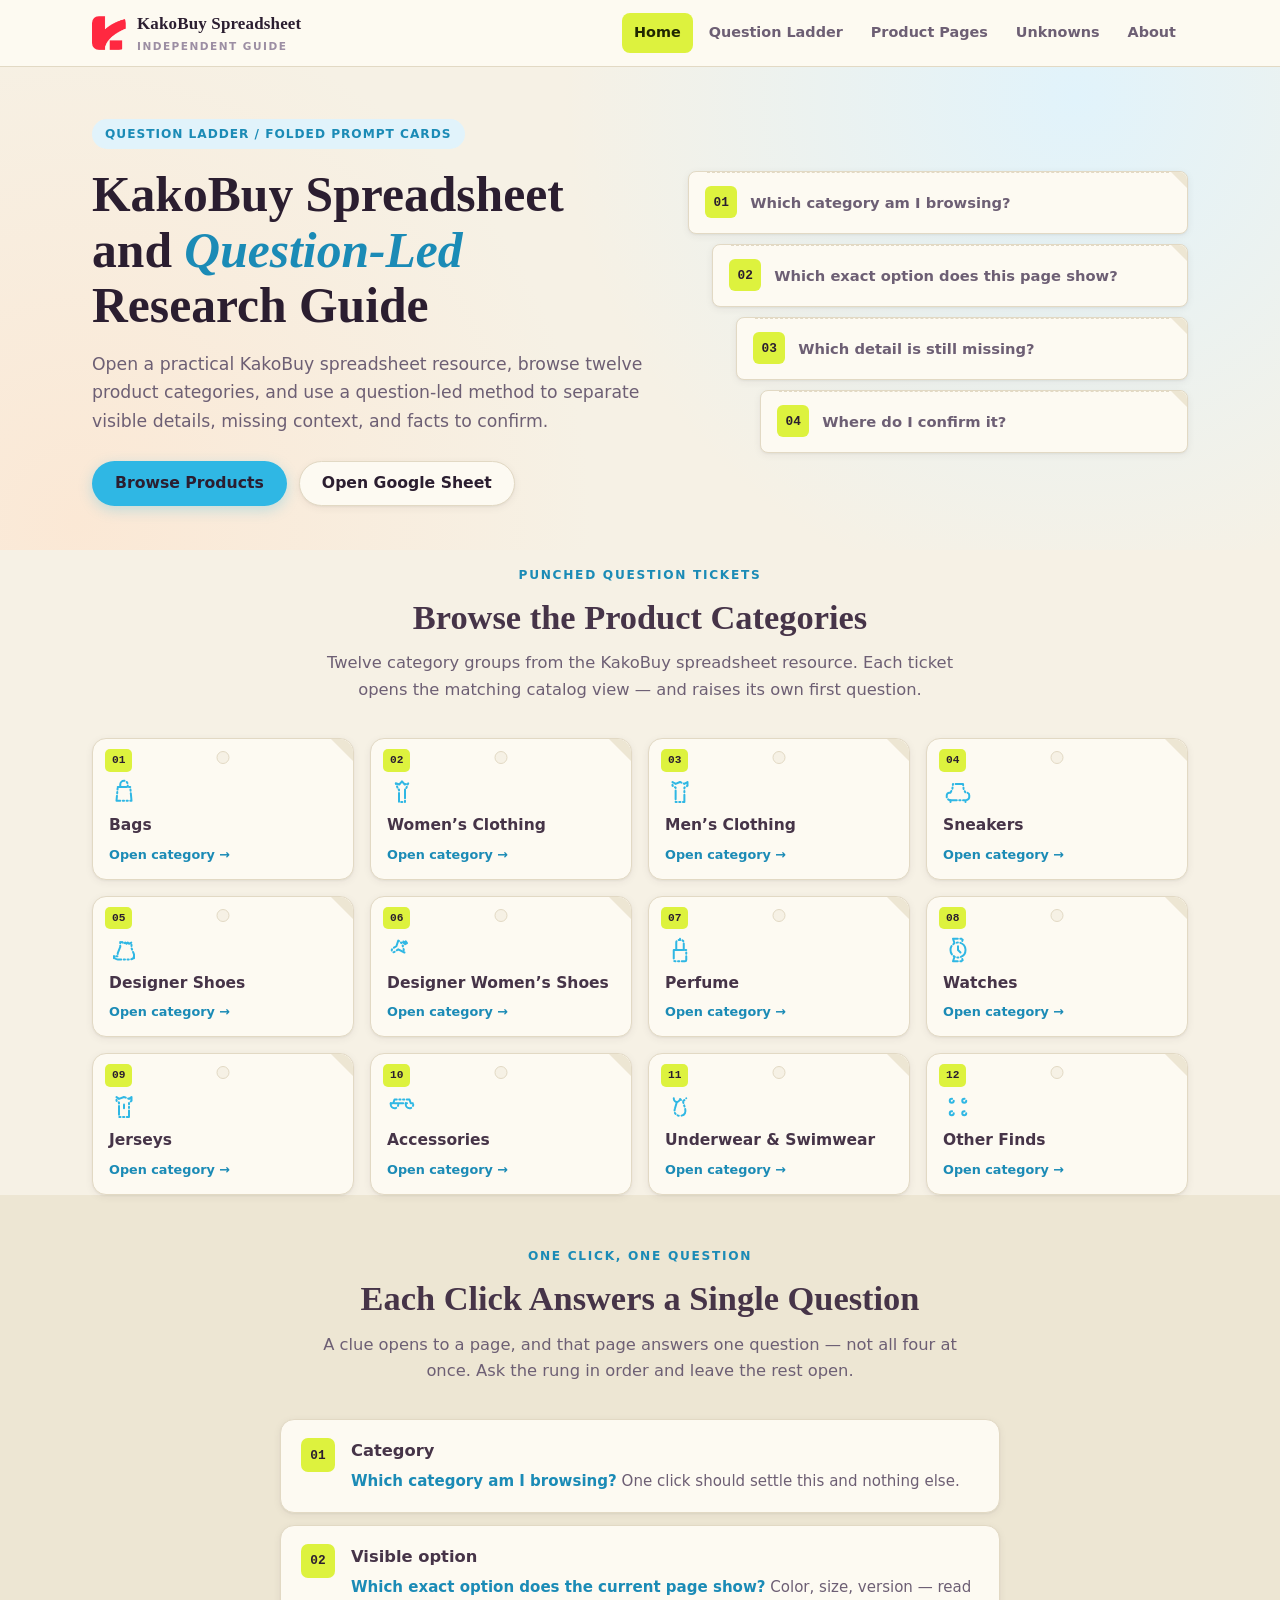
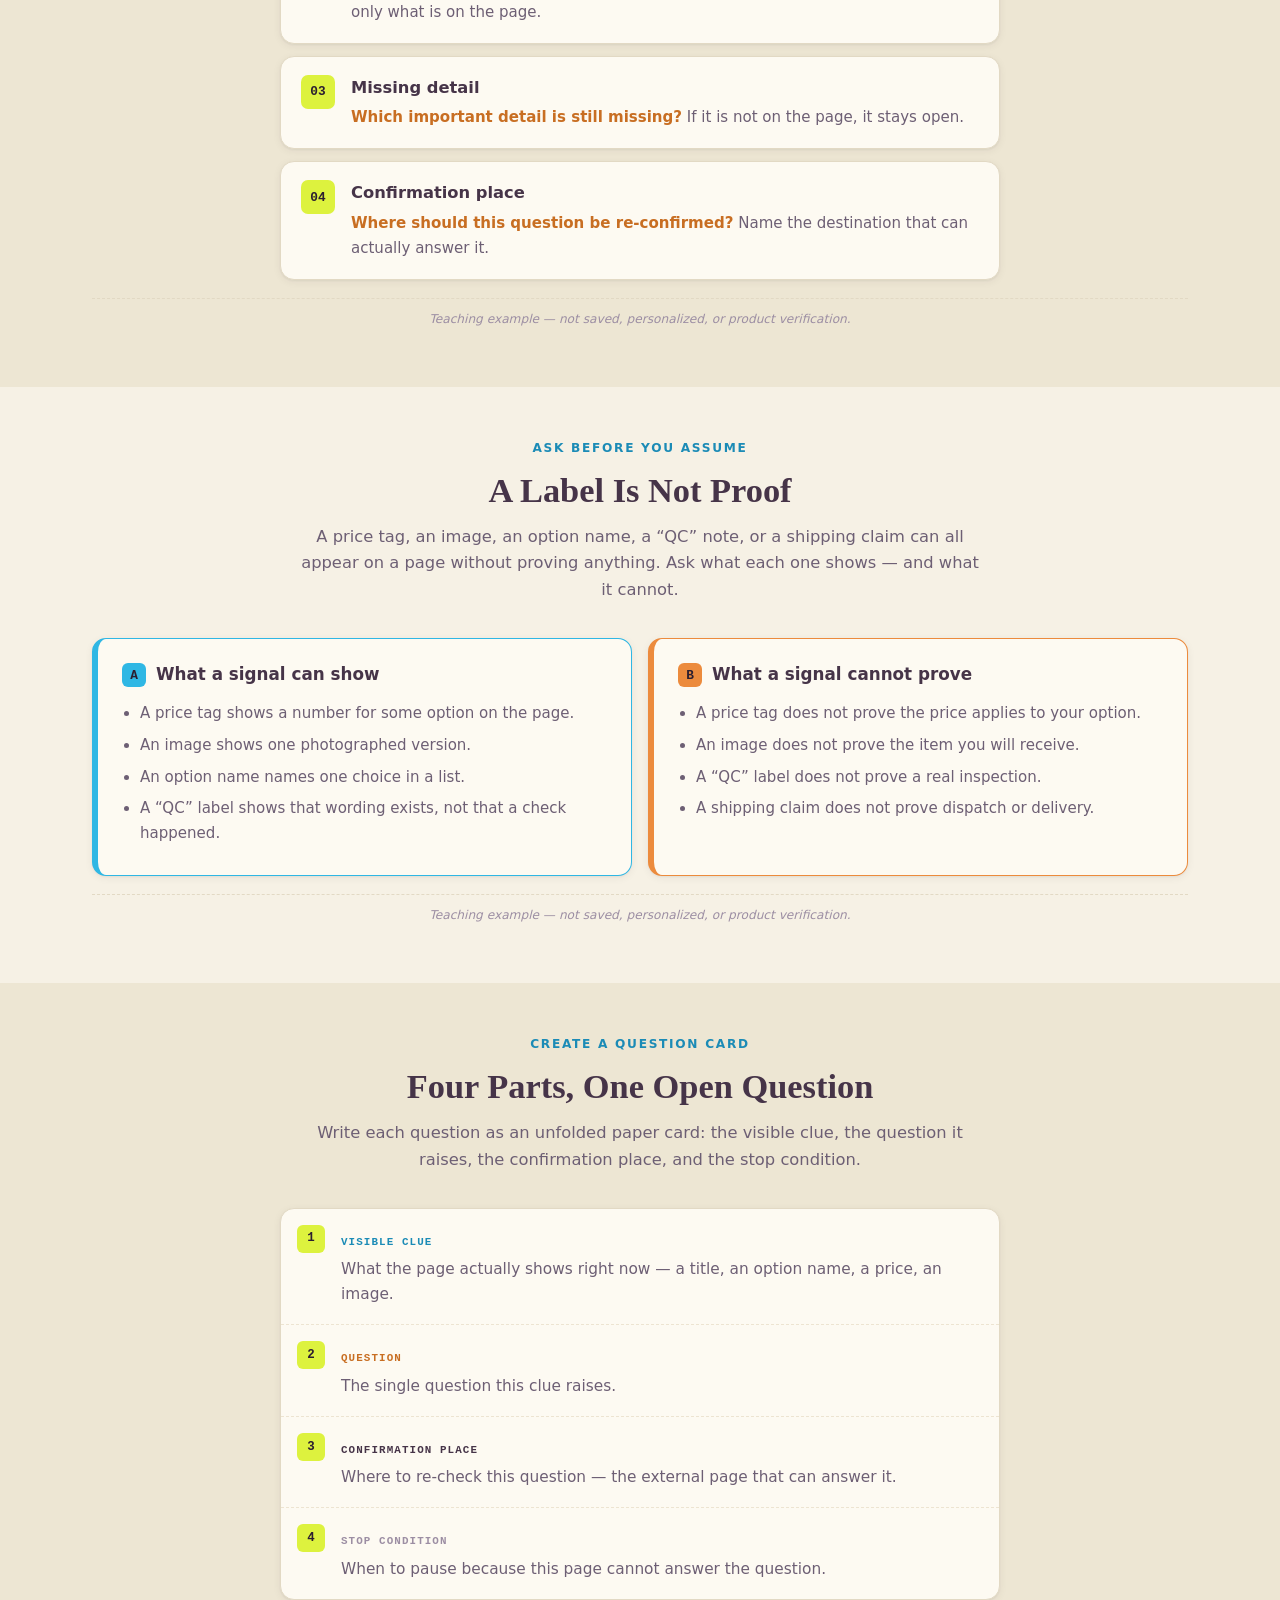
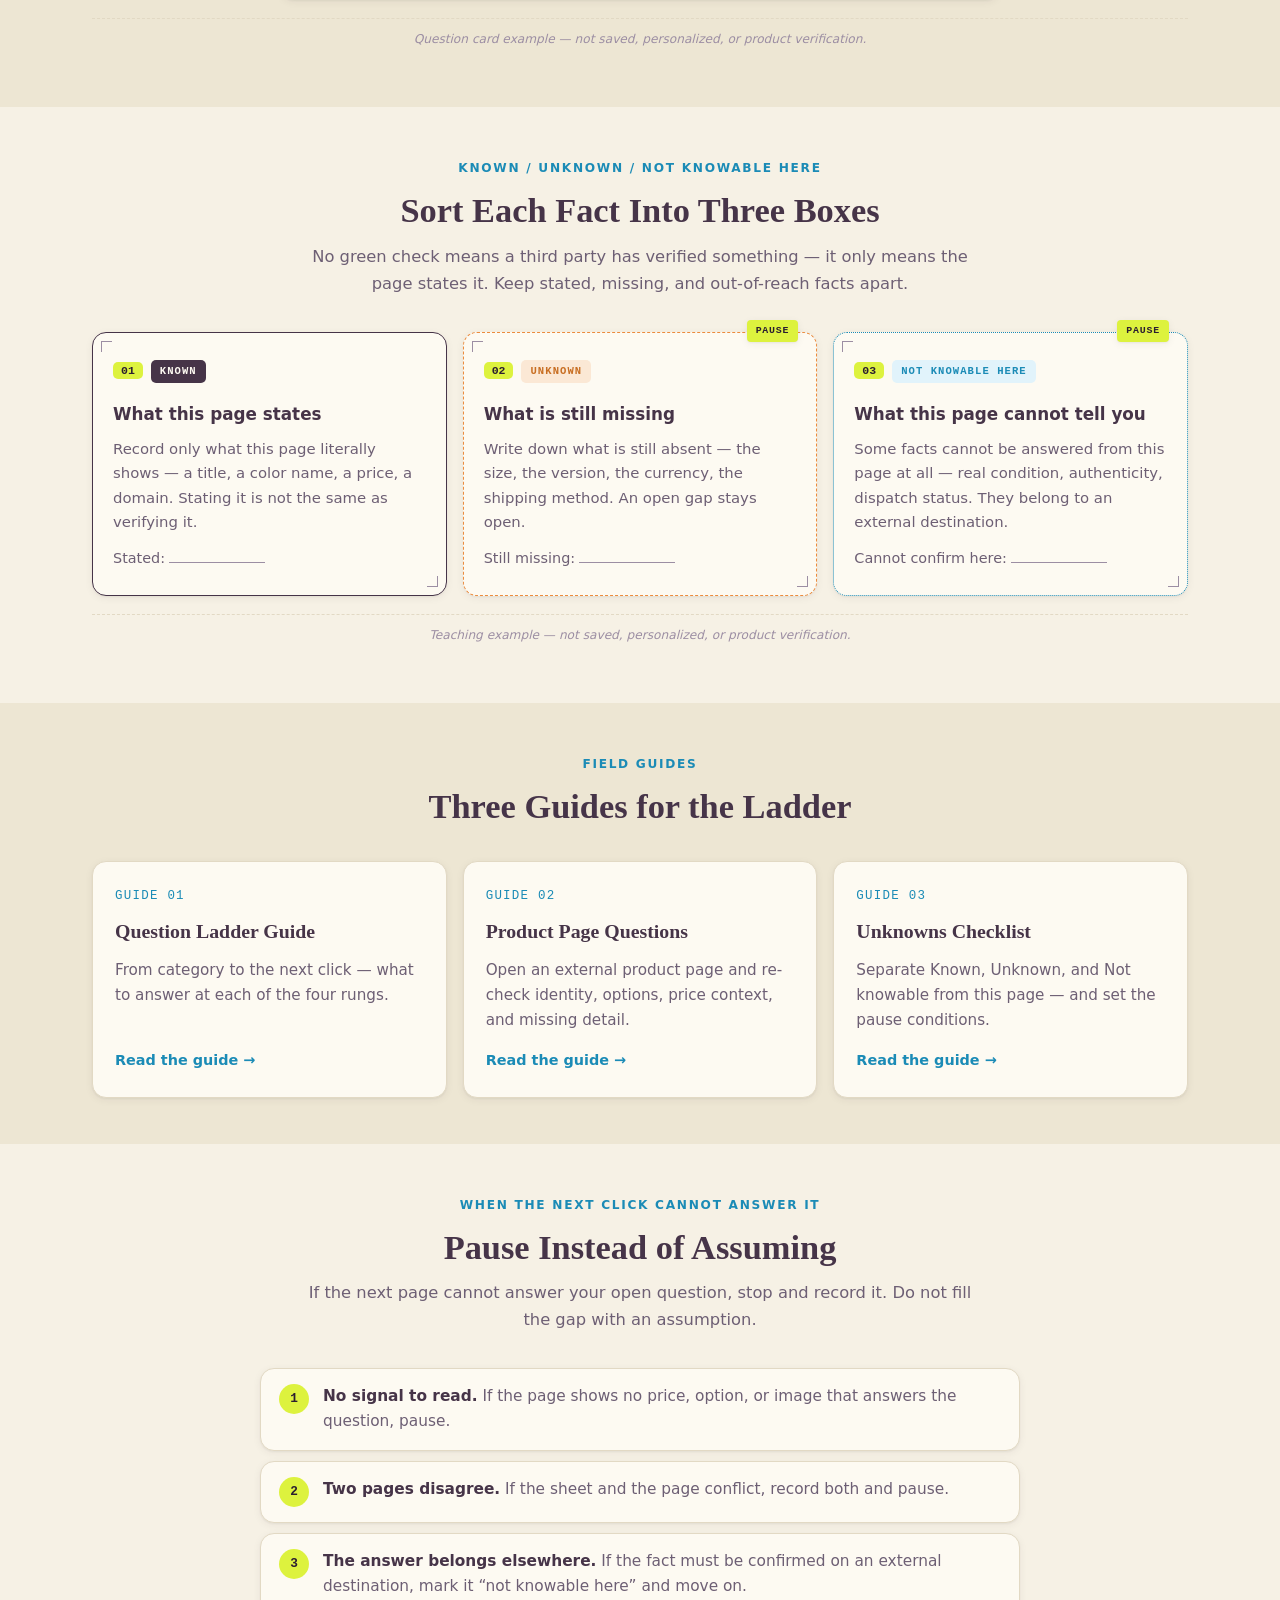
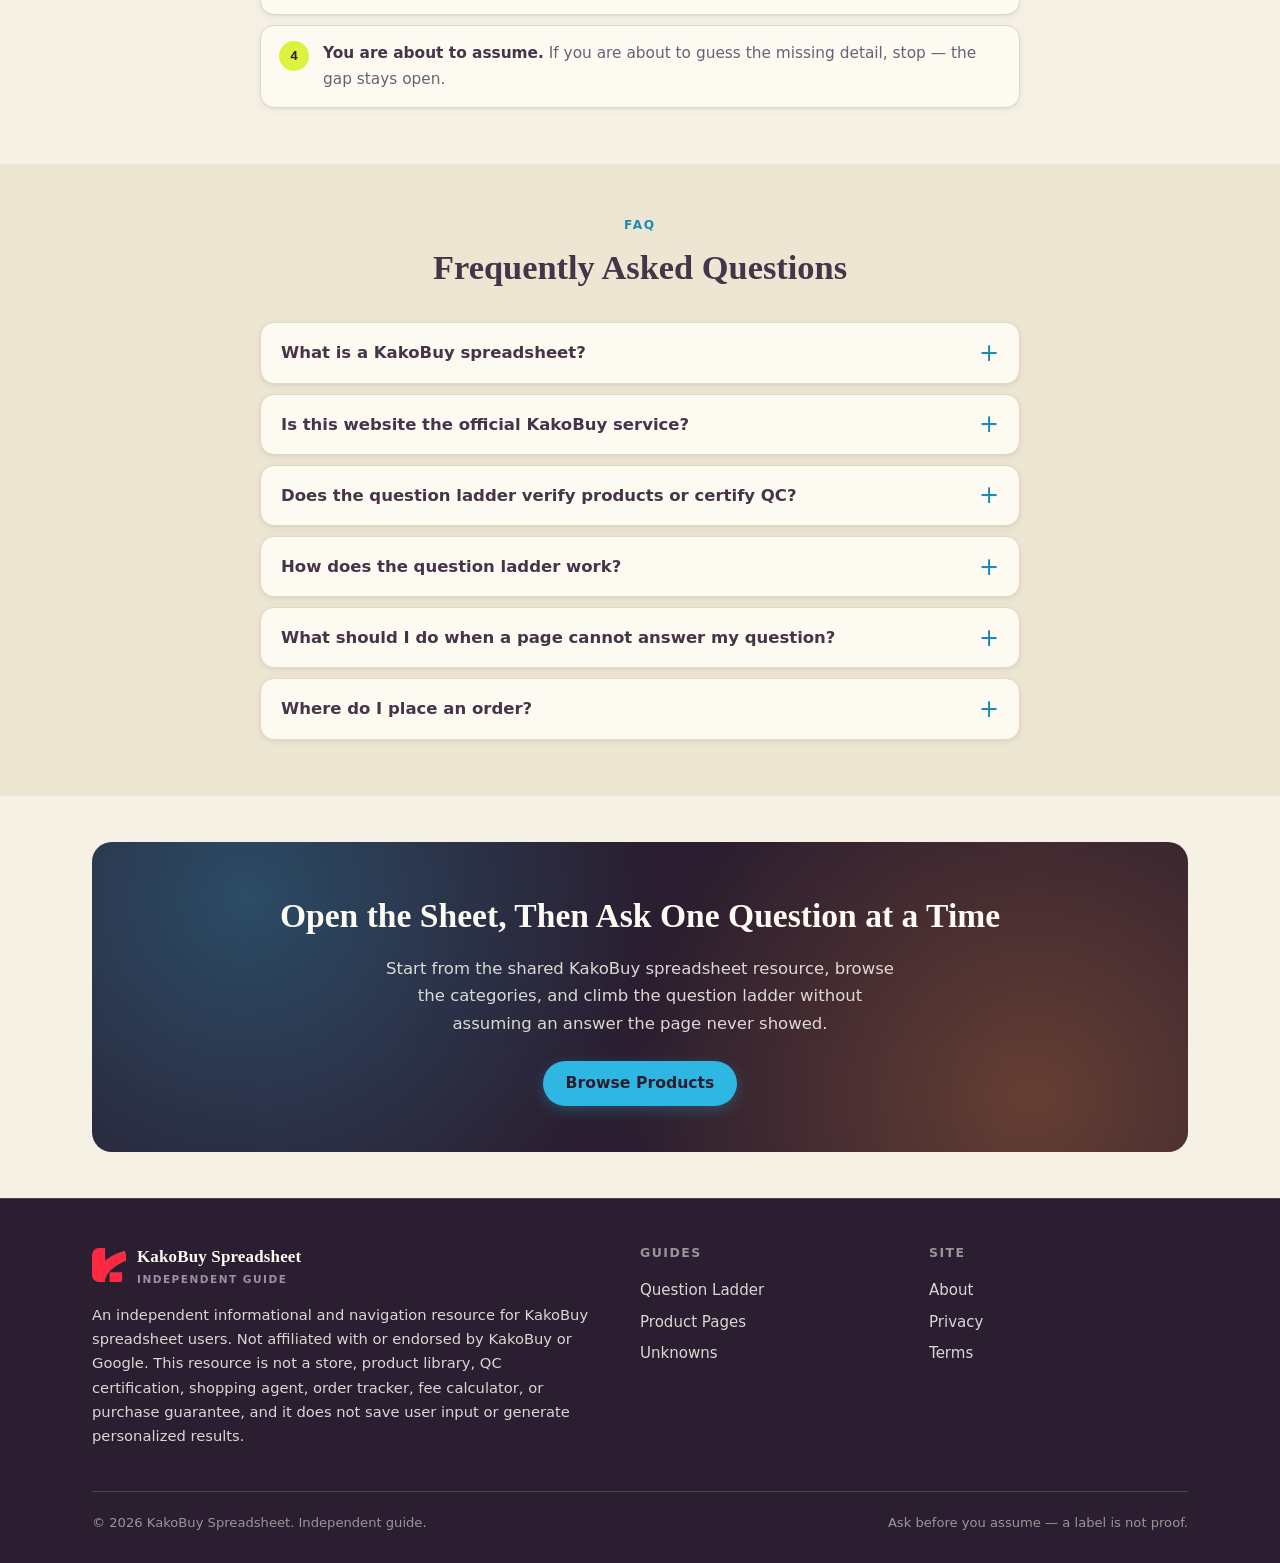
<file: index.html>
<!DOCTYPE html>
<html lang="en">
<head>
  <meta charset="UTF-8">
  <meta name="viewport" content="width=device-width, initial-scale=1.0">
  <script charset="UTF-8" id="LA_COLLECT" src="//sdk.51.la/js-sdk-pro.min.js"></script>
  <script>LA.init({id:"3R7KyZ6nqq0NWQsc",ck:"3R7KyZ6nqq0NWQsc"})</script>
  <meta name="google-site-verification" content="XJH5bWyu3Ub_fdbfXnCgktieLxeAN7sLbtjSL6n2SaM" />
  <title>KakoBuy Spreadsheet &amp; Research Questions | Independent Guide</title>
  <meta name="description" content="Open a practical KakoBuy spreadsheet resource, browse categories, and use questions to separate visible details from missing context and facts to confirm.">
  <link rel="canonical" href="https://repglide.github.io/kakobuy-spreadsheet/">
  <link rel="icon" type="image/png" href="./assets/images/favicon.png">
  <link rel="stylesheet" href="./assets/css/styles.css">

  <!-- Open Graph / Twitter -->
  <meta property="og:type" content="website">
  <meta property="og:url" content="https://repglide.github.io/kakobuy-spreadsheet/">
  <meta property="og:title" content="KakoBuy Spreadsheet &amp; Research Questions | Independent Guide">
  <meta property="og:description" content="Open a practical KakoBuy spreadsheet resource, browse categories, and use questions to separate visible details from missing context and facts to confirm.">
  <meta name="twitter:card" content="summary">
  <meta name="twitter:title" content="KakoBuy Spreadsheet &amp; Research Questions | Independent Guide">
  <meta name="twitter:description" content="Open a practical KakoBuy spreadsheet resource, browse categories, and use questions to separate visible details from missing context and facts to confirm.">

  <!-- JSON-LD Structured Data -->
  <script type="application/ld+json">
  {
    "@context": "https://schema.org",
    "@graph": [
      {
        "@type": "WebSite",
        "@id": "https://repglide.github.io/kakobuy-spreadsheet/#website",
        "url": "https://repglide.github.io/kakobuy-spreadsheet/",
        "name": "KakoBuy Spreadsheet & Research Questions",
        "description": "Independent directory and question-led research guide for KakoBuy spreadsheet users, built around a question ladder that separates visible details, missing context, and facts to confirm."
      },
      {
        "@type": "WebPage",
        "@id": "https://repglide.github.io/kakobuy-spreadsheet/#webpage",
        "url": "https://repglide.github.io/kakobuy-spreadsheet/",
        "name": "KakoBuy Spreadsheet and Question-Led Research Guide",
        "isPartOf": { "@id": "https://repglide.github.io/kakobuy-spreadsheet/#website" },
        "description": "Open a practical KakoBuy spreadsheet resource, browse categories, and use questions to separate visible details from missing context and facts to confirm."
      },
      {
        "@type": "FAQPage",
        "mainEntity": [
          {
            "@type": "Question",
            "name": "What is a KakoBuy spreadsheet?",
            "acceptedAnswer": {
              "@type": "Answer",
              "text": "A KakoBuy spreadsheet is a shared document that compiles listing references, category groupings, and product links formatted for use with agent shopping services. It is a reference to question and confirm, not an official, live, or complete product catalog."
            }
          },
          {
            "@type": "Question",
            "name": "Is this website the official KakoBuy service?",
            "acceptedAnswer": {
              "@type": "Answer",
              "text": "No. This website is an independent informational and navigation resource. It is not affiliated with, endorsed by, or operated by KakoBuy or Google."
            }
          },
          {
            "@type": "Question",
            "name": "Does the question ladder verify products or certify QC?",
            "acceptedAnswer": {
              "@type": "Answer",
              "text": "No. The question ladder is a questioning routine. It is not a store, product library, QC certification, shopping agent, order tracker, fee calculator, or purchase guarantee. Seeing a price, image, option name, QC label, or shipping claim is not proof."
            }
          },
          {
            "@type": "Question",
            "name": "How does the question ladder work?",
            "acceptedAnswer": {
              "@type": "Answer",
              "text": "Work in order: name the category, identify the visible option, note the missing detail, then record where the question should be re-confirmed. Each click answers one question and leaves the rest open."
            }
          },
          {
            "@type": "Question",
            "name": "What should I do when a page cannot answer my question?",
            "acceptedAnswer": {
              "@type": "Answer",
              "text": "Pause and record it. Mark the fact as unknown or not knowable from this page, and note the confirmation place where it should be re-checked. Do not fill the gap with an assumption."
            }
          },
          {
            "@type": "Question",
            "name": "Where do I place an order?",
            "acceptedAnswer": {
              "@type": "Answer",
              "text": "After you have worked through your questions and recorded what is still open, you continue on an external page to submit the item. This website is a navigation resource and does not process orders itself."
            }
          }
        ]
      }
    ]
  }
  </script>
</head>
<body>
  <a href="#main-content" class="skip-link">Skip to main content</a>

  <!-- Header -->
  <header class="site-header">
    <div class="container header-inner">
      <a href="./index.html" class="brand" aria-label="KakoBuy Spreadsheet Home">
        <img src="./assets/images/logo.png" alt="KakoBuy logo" width="34" height="34">
        <span class="brand-name">KakoBuy Spreadsheet<small>Independent Guide</small></span>
      </a>
      <button class="mobile-nav-toggle" aria-expanded="false" aria-label="Toggle navigation menu">
        <svg viewBox="0 0 24 24" fill="none" stroke="currentColor" stroke-width="2" width="22" height="22"><line x1="3" y1="6" x2="21" y2="6"></line><line x1="3" y1="12" x2="21" y2="12"></line><line x1="3" y1="18" x2="21" y2="18"></line></svg>
      </button>
      <nav class="main-nav" aria-label="Primary Navigation">
        <ul>
          <li><a href="./index.html" class="active">Home</a></li>
          <li><a href="./question-ladder-guide/">Question Ladder</a></li>
          <li><a href="./product-page-questions/">Product Pages</a></li>
          <li><a href="./unknowns-checklist/">Unknowns</a></li>
          <li><a href="./about/">About</a></li>
        </ul>
      </nav>
    </div>
  </header>

  <main id="main-content">
    <!-- Hero -->
    <section class="hero-section">
      <div class="container hero-grid">
        <div>
          <span class="hero-badge">Question Ladder / Folded Prompt Cards</span>
          <h1 class="hero-title">KakoBuy Spreadsheet and <em>Question-Led</em> Research Guide</h1>
          <p class="hero-description">Open a practical KakoBuy spreadsheet resource, browse twelve product categories, and use a question-led method to separate visible details, missing context, and facts to confirm.</p>
          <div class="hero-actions">
            <a href="https://repglide.com/?agent=kakobuy" class="btn btn-primary" target="_blank" rel="nofollow noopener">Browse Products</a>
            <a href="https://docs.google.com/spreadsheets/d/1UK5ff_ZAF2Yp2IP04BtzsNATc8mxTjOa/edit?usp=sharing&amp;ouid=102900013243329745539&amp;rtpof=true&amp;sd=true" class="btn btn-secondary" target="_blank" rel="noopener">Open Google Sheet</a>
          </div>
        </div>
        <div class="hero-visual" aria-hidden="true">
          <div class="hero-ladder">
            <div class="ladder-card lc-1">
              <span class="rung-num">01</span>
              <span class="rung-q">Which category am I browsing?</span>
            </div>
            <div class="ladder-card lc-2">
              <span class="rung-num">02</span>
              <span class="rung-q">Which exact option does this page show?</span>
            </div>
            <div class="ladder-card lc-3">
              <span class="rung-num">03</span>
              <span class="rung-q">Which detail is still missing?</span>
            </div>
            <div class="ladder-card lc-4">
              <span class="rung-num">04</span>
              <span class="rung-q">Where do I confirm it?</span>
            </div>
          </div>
        </div>
      </div>
    </section>

    <!-- Product Categories (immediately after Hero) -->
    <section class="categories-section" id="categories" aria-labelledby="cat-heading">
      <div class="container">
        <div class="section-header">
          <span class="eyebrow">Punched Question Tickets</span>
          <h2 class="section-title" id="cat-heading">Browse the Product Categories</h2>
          <p class="section-lead">Twelve category groups from the KakoBuy spreadsheet resource. Each ticket opens the matching catalog view — and raises its own first question.</p>
        </div>

        <div class="cat-grid">
          <a class="cat-card" href="https://repglide.com/category/bags?agent=kakobuy" target="_blank" rel="nofollow noopener">
            <span class="cat-num">01</span>
            <span class="cat-icon" aria-hidden="true"><svg viewBox="0 0 24 24" fill="none" stroke="currentColor" stroke-width="1.6" stroke-linecap="round" stroke-linejoin="round" stroke-dasharray="7 2 1 2 1 2"><path d="M7 8h10l1 11H6L7 8Z"/><path d="M9 8V6a3 3 0 0 1 6 0v2"/></svg></span>
            <span class="cat-name">Bags</span>
            <span class="cat-arrow">Open category →</span>
          </a>
          <a class="cat-card" href="https://repglide.com/category/womens-clothing?agent=kakobuy" target="_blank" rel="nofollow noopener">
            <span class="cat-num">02</span>
            <span class="cat-icon" aria-hidden="true"><svg viewBox="0 0 24 24" fill="none" stroke="currentColor" stroke-width="1.6" stroke-linecap="round" stroke-linejoin="round" stroke-dasharray="7 2 1 2 1 2"><path d="M12 3.5 9.8 6 7 5l2 5h.6V20h4.8V10H15l2-5-2.8 1L12 3.5Z"/></svg></span>
            <span class="cat-name">Women&rsquo;s Clothing</span>
            <span class="cat-arrow">Open category →</span>
          </a>
          <a class="cat-card" href="https://repglide.com/category/mens-clothing?agent=kakobuy" target="_blank" rel="nofollow noopener">
            <span class="cat-num">03</span>
            <span class="cat-icon" aria-hidden="true"><svg viewBox="0 0 24 24" fill="none" stroke="currentColor" stroke-width="1.6" stroke-linecap="round" stroke-linejoin="round" stroke-dasharray="7 2 1 2 1 2"><path d="M12 4 8.5 5.5 6 4v3l2.5 1.5V20h7V8.5L18 7V4l-2.5 1.5L12 4Z"/></svg></span>
            <span class="cat-name">Men&rsquo;s Clothing</span>
            <span class="cat-arrow">Open category →</span>
          </a>
          <a class="cat-card" href="https://repglide.com/category/sneakers?agent=kakobuy" target="_blank" rel="nofollow noopener">
            <span class="cat-num">04</span>
            <span class="cat-icon" aria-hidden="true"><svg viewBox="0 0 24 24" fill="none" stroke="currentColor" stroke-width="1.6" stroke-linecap="round" stroke-linejoin="round" stroke-dasharray="7 2 1 2 1 2"><path d="M3 16v-1.5c0-1 1-2 2-2h1l1.5-3L8 5.5h8l.5 4L18 12.5h1c1 0 2 1 2 2V16c0 1.5-1.5 2.5-3 2.5H6c-1.5 0-3-1-3-2.5Z"/><path d="M6 18.5V20M18 18.5V20"/></svg></span>
            <span class="cat-name">Sneakers</span>
            <span class="cat-arrow">Open category →</span>
          </a>
          <a class="cat-card" href="https://repglide.com/category/designer-shoes?agent=kakobuy" target="_blank" rel="nofollow noopener">
            <span class="cat-num">05</span>
            <span class="cat-icon" aria-hidden="true"><svg viewBox="0 0 24 24" fill="none" stroke="currentColor" stroke-width="1.6" stroke-linecap="round" stroke-linejoin="round" stroke-dasharray="7 2 1 2 1 2"><path d="M4 17c0 1.5 1.5 2.5 3 2.5h10c1.5 0 3-1 3-2.5v-1.5l-2-5V6l-2 1-1-1-1 1-1-1-1 1-1-1-2-1v4.5l-2 5V17Z"/><path d="M4 17v1.5M20 17v1.5"/></svg></span>
            <span class="cat-name">Designer Shoes</span>
            <span class="cat-arrow">Open category →</span>
          </a>
          <a class="cat-card" href="https://repglide.com/category/designer-womens-shoes?agent=kakobuy" target="_blank" rel="nofollow noopener">
            <span class="cat-num">06</span>
            <span class="cat-icon" aria-hidden="true"><svg viewBox="0 0 24 24" fill="none" stroke="currentColor" stroke-width="1.6" stroke-linecap="round" stroke-linejoin="round" stroke-dasharray="7 2 1 2 1 2"><path d="M9 4.5 7.5 9 5 10.5c-1 .5-1.5 1.5-1 2.5s2 1 2.5 0L9 11.5 14 14l-1.5-5.5L16 6.5 15 5l-1.5 1.5L13 5l-1.5 1.5L10 5 9 4.5Z"/></svg></span>
            <span class="cat-name">Designer Women&rsquo;s Shoes</span>
            <span class="cat-arrow">Open category →</span>
          </a>
          <a class="cat-card" href="https://repglide.com/category/perfume?agent=kakobuy" target="_blank" rel="nofollow noopener">
            <span class="cat-num">07</span>
            <span class="cat-icon" aria-hidden="true"><svg viewBox="0 0 24 24" fill="none" stroke="currentColor" stroke-width="1.6" stroke-linecap="round" stroke-linejoin="round" stroke-dasharray="7 2 1 2 1 2"><path d="M9 12V6a2 2 0 0 1 2-2h2a2 2 0 0 1 2 2v6"/><path d="M7 12h10v8a1 1 0 0 1-1 1H8a1 1 0 0 1-1-1v-8Z"/><path d="M12 4V3"/></svg></span>
            <span class="cat-name">Perfume</span>
            <span class="cat-arrow">Open category →</span>
          </a>
          <a class="cat-card" href="https://repglide.com/category/watches?agent=kakobuy" target="_blank" rel="nofollow noopener">
            <span class="cat-num">08</span>
            <span class="cat-icon" aria-hidden="true"><svg viewBox="0 0 24 24" fill="none" stroke="currentColor" stroke-width="1.6" stroke-linecap="round" stroke-linejoin="round" stroke-dasharray="7 2 1 2 1 2"><circle cx="12" cy="12" r="6"/><path d="M12 9v3l2 2"/><path d="M9 6 8 3h8l-1 3"/><path d="M9 18l-1 3h8l-1-3"/></svg></span>
            <span class="cat-name">Watches</span>
            <span class="cat-arrow">Open category →</span>
          </a>
          <a class="cat-card" href="https://repglide.com/category/jerseys?agent=kakobuy" target="_blank" rel="nofollow noopener">
            <span class="cat-num">09</span>
            <span class="cat-icon" aria-hidden="true"><svg viewBox="0 0 24 24" fill="none" stroke="currentColor" stroke-width="1.6" stroke-linecap="round" stroke-linejoin="round" stroke-dasharray="7 2 1 2 1 2"><path d="M12 4 8 5.5 6 4v3l2 1.5V20h8V8.5L18 7V4l-2 1.5L12 4Z"/><path d="M12 10v3"/></svg></span>
            <span class="cat-name">Jerseys</span>
            <span class="cat-arrow">Open category →</span>
          </a>
          <a class="cat-card" href="https://repglide.com/category/accessories?agent=kakobuy" target="_blank" rel="nofollow noopener">
            <span class="cat-num">10</span>
            <span class="cat-icon" aria-hidden="true"><svg viewBox="0 0 24 24" fill="none" stroke="currentColor" stroke-width="1.6" stroke-linecap="round" stroke-linejoin="round" stroke-dasharray="7 2 1 2 1 2"><path d="M3 9h2l1-3h12l1 3h2"/><path d="M3 9v1a3 3 0 0 0 6 0V9"/><path d="M15 9v1a3 3 0 0 0 6 0V9"/><path d="M6 9h12"/></svg></span>
            <span class="cat-name">Accessories</span>
            <span class="cat-arrow">Open category →</span>
          </a>
          <a class="cat-card" href="https://repglide.com/category/underwear-swimwear?agent=kakobuy" target="_blank" rel="nofollow noopener">
            <span class="cat-num">11</span>
            <span class="cat-icon" aria-hidden="true"><svg viewBox="0 0 24 24" fill="none" stroke="currentColor" stroke-width="1.6" stroke-linecap="round" stroke-linejoin="round" stroke-dasharray="7 2 1 2 1 2"><path d="M7 5c0 2 1.5 3 2.5 3S12 7 12 5c0 1 1.5 2 2.5 2S17 5 17 5"/><path d="M9.5 8 8 13c-1 3 0 6 4 6s5-3 4-6l-1.5-5"/></svg></span>
            <span class="cat-name">Underwear &amp; Swimwear</span>
            <span class="cat-arrow">Open category →</span>
          </a>
          <a class="cat-card" href="https://repglide.com/category/other?agent=kakobuy" target="_blank" rel="nofollow noopener">
            <span class="cat-num">12</span>
            <span class="cat-icon" aria-hidden="true"><svg viewBox="0 0 24 24" fill="none" stroke="currentColor" stroke-width="1.6" stroke-linecap="round" stroke-linejoin="round" stroke-dasharray="7 2 1 2 1 2"><circle cx="7" cy="7" r="1.6"/><circle cx="17" cy="7" r="1.6"/><circle cx="7" cy="17" r="1.6"/><circle cx="17" cy="17" r="1.6"/></svg></span>
            <span class="cat-name">Other Finds</span>
            <span class="cat-arrow">Open category →</span>
          </a>
        </div>
      </div>
    </section>

    <!-- One Click, One Question -->
    <section class="section section-alt" id="one-click" aria-labelledby="oc-heading">
      <div class="container">
        <div class="section-header">
          <span class="eyebrow">One Click, One Question</span>
          <h2 class="section-title" id="oc-heading">Each Click Answers a Single Question</h2>
          <p class="section-lead">A clue opens to a page, and that page answers one question — not all four at once. Ask the rung in order and leave the rest open.</p>
        </div>

        <ol class="ladder-list">
          <li class="ladder-item">
            <span class="step-num">01</span>
            <div>
              <h3>Category</h3>
              <p><span class="answered">Which category am I browsing?</span> One click should settle this and nothing else.</p>
            </div>
          </li>
          <li class="ladder-item">
            <span class="step-num">02</span>
            <div>
              <h3>Visible option</h3>
              <p><span class="answered">Which exact option does the current page show?</span> Color, size, version — read only what is on the page.</p>
            </div>
          </li>
          <li class="ladder-item">
            <span class="step-num">03</span>
            <div>
              <h3>Missing detail</h3>
              <p><span class="left-open">Which important detail is still missing?</span> If it is not on the page, it stays open.</p>
            </div>
          </li>
          <li class="ladder-item">
            <span class="step-num">04</span>
            <div>
              <h3>Confirmation place</h3>
              <p><span class="left-open">Where should this question be re-confirmed?</span> Name the destination that can actually answer it.</p>
            </div>
          </li>
        </ol>

        <p class="example-flag">Teaching example — not saved, personalized, or product verification.</p>
      </div>
    </section>

    <!-- Ask Before You Assume -->
    <section class="section" id="ask-before" aria-labelledby="ab-heading">
      <div class="container">
        <div class="section-header">
          <span class="eyebrow">Ask Before You Assume</span>
          <h2 class="section-title" id="ab-heading">A Label Is Not Proof</h2>
          <p class="section-lead">A price tag, an image, an option name, a &ldquo;QC&rdquo; note, or a shipping claim can all appear on a page without proving anything. Ask what each one shows — and what it cannot.</p>
        </div>
        <div class="duo-grid">
          <div class="duo-col is-a">
            <h3><span class="mark">A</span>What a signal can show</h3>
            <ul>
              <li>A price tag shows a number for some option on the page.</li>
              <li>An image shows one photographed version.</li>
              <li>An option name names one choice in a list.</li>
              <li>A &ldquo;QC&rdquo; label shows that wording exists, not that a check happened.</li>
            </ul>
          </div>
          <div class="duo-col is-b">
            <h3><span class="mark">B</span>What a signal cannot prove</h3>
            <ul>
              <li>A price tag does not prove the price applies to your option.</li>
              <li>An image does not prove the item you will receive.</li>
              <li>A &ldquo;QC&rdquo; label does not prove a real inspection.</li>
              <li>A shipping claim does not prove dispatch or delivery.</li>
            </ul>
          </div>
        </div>
        <p class="example-flag">Teaching example — not saved, personalized, or product verification.</p>
      </div>
    </section>

    <!-- Create a Question Card -->
    <section class="section section-alt" id="question-card" aria-labelledby="qc-heading">
      <div class="container">
        <div class="section-header">
          <span class="eyebrow">Create a Question Card</span>
          <h2 class="section-title" id="qc-heading">Four Parts, One Open Question</h2>
          <p class="section-lead">Write each question as an unfolded paper card: the visible clue, the question it raises, the confirmation place, and the stop condition.</p>
        </div>

        <div class="q-card" aria-label="Question card structure">
          <div class="qc-part qc-visible">
            <span class="qc-step">1</span>
            <span class="qc-label">Visible clue</span>
            <p>What the page actually shows right now — a title, an option name, a price, an image.</p>
          </div>
          <div class="qc-part qc-question">
            <span class="qc-step">2</span>
            <span class="qc-label">Question</span>
            <p>The single question this clue raises.</p>
          </div>
          <div class="qc-part qc-confirm">
            <span class="qc-step">3</span>
            <span class="qc-label">Confirmation place</span>
            <p>Where to re-check this question — the external page that can answer it.</p>
          </div>
          <div class="qc-part qc-stop">
            <span class="qc-step">4</span>
            <span class="qc-label">Stop condition</span>
            <p>When to pause because this page cannot answer the question.</p>
          </div>
        </div>

        <p class="example-flag">Question card example — not saved, personalized, or product verification.</p>
      </div>
    </section>

    <!-- Known / Unknown / Not Knowable Here -->
    <section class="section" id="known-unknown" aria-labelledby="kn-heading">
      <div class="container">
        <div class="section-header">
          <span class="eyebrow">Known / Unknown / Not Knowable Here</span>
          <h2 class="section-title" id="kn-heading">Sort Each Fact Into Three Boxes</h2>
          <p class="section-lead">No green check means a third party has verified something — it only means the page states it. Keep stated, missing, and out-of-reach facts apart.</p>
        </div>

        <div class="knn-grid">
          <div class="knn-card knn-known">
            <span class="knn-step">01</span><span class="knn-tag">Known</span>
            <h3>What this page states</h3>
            <p>Record only what this page literally shows — a title, a color name, a price, a domain. Stating it is not the same as verifying it.</p>
            <span class="knn-gap">Stated:<span class="answer-gap" aria-hidden="true"></span></span>
          </div>
          <div class="knn-card knn-unknown">
            <span class="pause-tab">Pause</span>
            <span class="knn-step">02</span><span class="knn-tag">Unknown</span>
            <h3>What is still missing</h3>
            <p>Write down what is still absent — the size, the version, the currency, the shipping method. An open gap stays open.</p>
            <span class="knn-gap">Still missing:<span class="answer-gap" aria-hidden="true"></span></span>
          </div>
          <div class="knn-card knn-notknowable">
            <span class="pause-tab">Pause</span>
            <span class="knn-step">03</span><span class="knn-tag">Not knowable here</span>
            <h3>What this page cannot tell you</h3>
            <p>Some facts cannot be answered from this page at all — real condition, authenticity, dispatch status. They belong to an external destination.</p>
            <span class="knn-gap">Cannot confirm here:<span class="answer-gap" aria-hidden="true"></span></span>
          </div>
        </div>

        <p class="example-flag">Teaching example — not saved, personalized, or product verification.</p>
      </div>
    </section>

    <!-- Guide entries -->
    <section class="section section-alt" id="guides" aria-labelledby="guides-heading">
      <div class="container">
        <div class="section-header">
          <span class="eyebrow">Field Guides</span>
          <h2 class="section-title" id="guides-heading">Three Guides for the Ladder</h2>
        </div>
        <div class="guide-grid">
          <a class="guide-card" href="./question-ladder-guide/">
            <span class="guide-num">GUIDE 01</span>
            <h3>Question Ladder Guide</h3>
            <p>From category to the next click — what to answer at each of the four rungs.</p>
            <span class="guide-cta">Read the guide →</span>
          </a>
          <a class="guide-card" href="./product-page-questions/">
            <span class="guide-num">GUIDE 02</span>
            <h3>Product Page Questions</h3>
            <p>Open an external product page and re-check identity, options, price context, and missing detail.</p>
            <span class="guide-cta">Read the guide →</span>
          </a>
          <a class="guide-card" href="./unknowns-checklist/">
            <span class="guide-num">GUIDE 03</span>
            <h3>Unknowns Checklist</h3>
            <p>Separate Known, Unknown, and Not knowable from this page — and set the pause conditions.</p>
            <span class="guide-cta">Read the guide →</span>
          </a>
        </div>
      </div>
    </section>

    <!-- When the Next Click Cannot Answer It -->
    <section class="section" id="stop-rules" aria-labelledby="sr-heading">
      <div class="container">
        <div class="section-header">
          <span class="eyebrow">When the Next Click Cannot Answer It</span>
          <h2 class="section-title" id="sr-heading">Pause Instead of Assuming</h2>
          <p class="section-lead">If the next page cannot answer your open question, stop and record it. Do not fill the gap with an assumption.</p>
        </div>
        <ul class="rules-list">
          <li><span class="rule-num">1</span><p><strong>No signal to read.</strong> If the page shows no price, option, or image that answers the question, pause.</p></li>
          <li><span class="rule-num">2</span><p><strong>Two pages disagree.</strong> If the sheet and the page conflict, record both and pause.</p></li>
          <li><span class="rule-num">3</span><p><strong>The answer belongs elsewhere.</strong> If the fact must be confirmed on an external destination, mark it &ldquo;not knowable here&rdquo; and move on.</p></li>
          <li><span class="rule-num">4</span><p><strong>You are about to assume.</strong> If you are about to guess the missing detail, stop — the gap stays open.</p></li>
        </ul>
      </div>
    </section>

    <!-- FAQ -->
    <section class="section section-alt" id="faq" aria-labelledby="faq-heading">
      <div class="container">
        <div class="section-header">
          <span class="eyebrow">FAQ</span>
          <h2 class="section-title" id="faq-heading">Frequently Asked Questions</h2>
        </div>
        <div class="faq-list">
          <details class="faq-item">
            <summary>What is a KakoBuy spreadsheet?</summary>
            <div class="faq-body"><p>A KakoBuy spreadsheet is a shared document that compiles listing references, category groupings, and product links formatted for use with agent shopping services. It is a reference to question and confirm, not an official, live, or complete product catalog.</p></div>
          </details>
          <details class="faq-item">
            <summary>Is this website the official KakoBuy service?</summary>
            <div class="faq-body"><p>No. This website is an independent informational and navigation resource. It is not affiliated with, endorsed by, or operated by KakoBuy or Google.</p></div>
          </details>
          <details class="faq-item">
            <summary>Does the question ladder verify products or certify QC?</summary>
            <div class="faq-body"><p>No. The question ladder is a questioning routine. It is not a store, product library, QC certification, shopping agent, order tracker, fee calculator, or purchase guarantee. Seeing a price, image, option name, QC label, or shipping claim is not proof.</p></div>
          </details>
          <details class="faq-item">
            <summary>How does the question ladder work?</summary>
            <div class="faq-body"><p>Work in order: name the category, identify the visible option, note the missing detail, then record where the question should be re-confirmed. Each click answers one question and leaves the rest open.</p></div>
          </details>
          <details class="faq-item">
            <summary>What should I do when a page cannot answer my question?</summary>
            <div class="faq-body"><p>Pause and record it. Mark the fact as unknown or not knowable from this page, and note the confirmation place where it should be re-checked. Do not fill the gap with an assumption.</p></div>
          </details>
          <details class="faq-item">
            <summary>Where do I place an order?</summary>
            <div class="faq-body"><p>After you have worked through your questions and recorded what is still open, you continue on an external page to submit the item. This website is a navigation resource and does not process orders itself.</p></div>
          </details>
        </div>
      </div>
    </section>

    <!-- Final CTA -->
    <section class="section" aria-labelledby="cta-heading">
      <div class="container">
        <div class="final-cta">
          <h2 id="cta-heading">Open the Sheet, Then Ask One Question at a Time</h2>
          <p>Start from the shared KakoBuy spreadsheet resource, browse the categories, and climb the question ladder without assuming an answer the page never showed.</p>
          <a href="https://repglide.com/?agent=kakobuy" class="btn btn-primary" target="_blank" rel="nofollow noopener">Browse Products</a>
        </div>
      </div>
    </section>
  </main>

  <!-- Footer -->
  <footer class="site-footer">
    <div class="container">
      <div class="footer-grid">
        <div class="footer-brand">
          <a href="./index.html" class="brand" aria-label="KakoBuy Spreadsheet Home">
            <img src="./assets/images/logo.png" alt="KakoBuy logo" width="30" height="30">
            <span class="brand-name">KakoBuy Spreadsheet<small>Independent Guide</small></span>
          </a>
          <p>An independent informational and navigation resource for KakoBuy spreadsheet users. Not affiliated with or endorsed by KakoBuy or Google. This resource is not a store, product library, QC certification, shopping agent, order tracker, fee calculator, or purchase guarantee, and it does not save user input or generate personalized results.</p>
        </div>
        <div class="footer-col">
          <h4>Guides</h4>
          <ul>
            <li><a href="./question-ladder-guide/">Question Ladder</a></li>
            <li><a href="./product-page-questions/">Product Pages</a></li>
            <li><a href="./unknowns-checklist/">Unknowns</a></li>
          </ul>
        </div>
        <div class="footer-col">
          <h4>Site</h4>
          <ul>
            <li><a href="./about/">About</a></li>
            <li><a href="./privacy/">Privacy</a></li>
            <li><a href="./terms/">Terms</a></li>
          </ul>
        </div>
      </div>
      <div class="footer-bottom">
        <span>&copy; <span id="year">2026</span> KakoBuy Spreadsheet. Independent guide.</span>
        <span>Ask before you assume — a label is not proof.</span>
      </div>
    </div>
  </footer>

  <script src="./assets/js/main.js"></script>
</body>
</html>
</file>
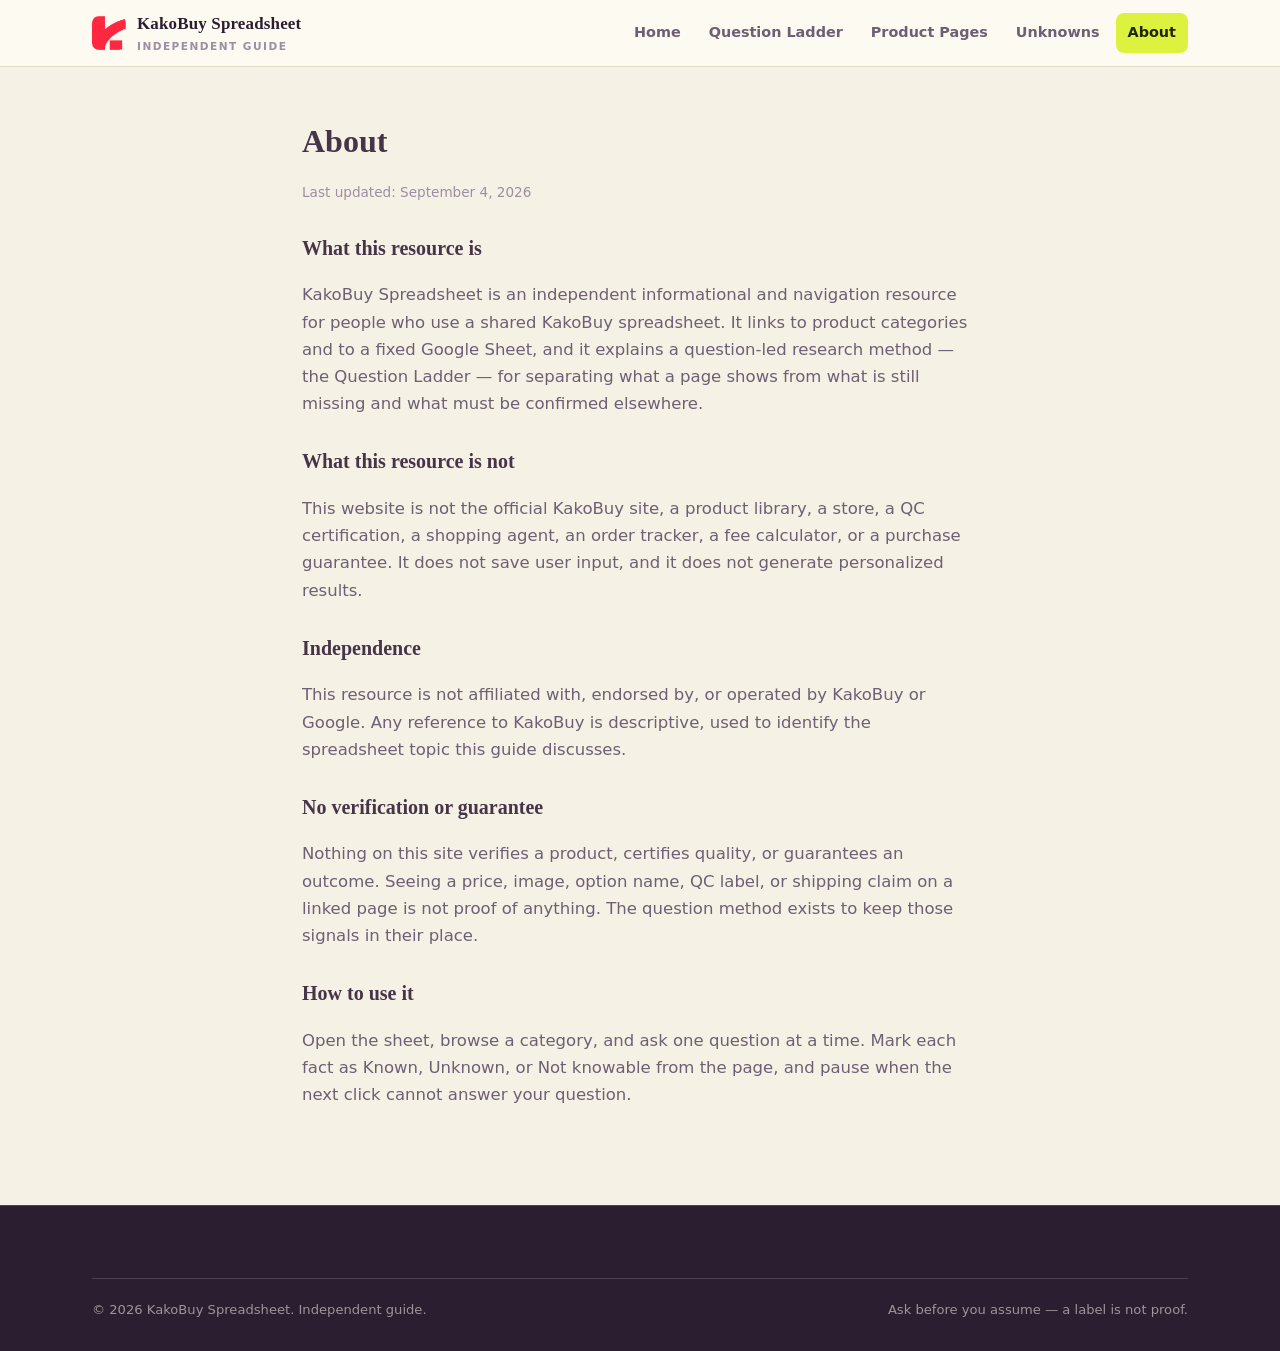
<file: about/index.html>
<!DOCTYPE html>
<html lang="en">
<head>
  <meta charset="UTF-8">
  <meta name="viewport" content="width=device-width, initial-scale=1.0">
  <title>About | KakoBuy Spreadsheet</title>
  <meta name="description" content="About the KakoBuy Spreadsheet resource — an independent informational and navigation guide, not the official KakoBuy service.">
  <link rel="canonical" href="https://repglide.github.io/kakobuy-spreadsheet/about/">
  <link rel="icon" type="image/png" href="../assets/images/favicon.png">
  <link rel="stylesheet" href="../assets/css/styles.css">
</head>
<body>
  <a href="#main-content" class="skip-link">Skip to main content</a>

  <header class="site-header">
    <div class="container header-inner">
      <a href="../index.html" class="brand" aria-label="KakoBuy Spreadsheet Home">
        <img src="../assets/images/logo.png" alt="KakoBuy logo" width="34" height="34">
        <span class="brand-name">KakoBuy Spreadsheet<small>Independent Guide</small></span>
      </a>
      <button class="mobile-nav-toggle" aria-expanded="false" aria-label="Toggle navigation menu">
        <svg viewBox="0 0 24 24" fill="none" stroke="currentColor" stroke-width="2" width="22" height="22"><line x1="3" y1="6" x2="21" y2="6"></line><line x1="3" y1="12" x2="21" y2="12"></line><line x1="3" y1="18" x2="21" y2="18"></line></svg>
      </button>
      <nav class="main-nav" aria-label="Primary Navigation">
        <ul>
          <li><a href="../index.html">Home</a></li>
          <li><a href="../question-ladder-guide/">Question Ladder</a></li>
          <li><a href="../product-page-questions/">Product Pages</a></li>
          <li><a href="../unknowns-checklist/">Unknowns</a></li>
          <li><a href="../about/" class="active">About</a></li>
        </ul>
      </nav>
    </div>
  </header>

  <main id="main-content">
    <div class="article-paper">
      <div class="legal-body">
        <h1>About</h1>
        <p class="legal-date">Last updated: September 4, 2026</p>

        <h2>What this resource is</h2>
        <p>KakoBuy Spreadsheet is an independent informational and navigation resource for people who use a shared KakoBuy spreadsheet. It links to product categories and to a fixed Google Sheet, and it explains a question-led research method — the Question Ladder — for separating what a page shows from what is still missing and what must be confirmed elsewhere.</p>

        <h2>What this resource is not</h2>
        <p>This website is not the official KakoBuy site, a product library, a store, a QC certification, a shopping agent, an order tracker, a fee calculator, or a purchase guarantee. It does not save user input, and it does not generate personalized results.</p>

        <h2>Independence</h2>
        <p>This resource is not affiliated with, endorsed by, or operated by KakoBuy or Google. Any reference to KakoBuy is descriptive, used to identify the spreadsheet topic this guide discusses.</p>

        <h2>No verification or guarantee</h2>
        <p>Nothing on this site verifies a product, certifies quality, or guarantees an outcome. Seeing a price, image, option name, QC label, or shipping claim on a linked page is not proof of anything. The question method exists to keep those signals in their place.</p>

        <h2>How to use it</h2>
        <p>Open the sheet, browse a category, and ask one question at a time. Mark each fact as Known, Unknown, or Not knowable from the page, and pause when the next click cannot answer your question.</p>
      </div>
    </div>
  </main>

  <footer class="site-footer">
    <div class="container">
      <div class="footer-bottom">
        <span>&copy; <span id="year">2026</span> KakoBuy Spreadsheet. Independent guide.</span>
        <span>Ask before you assume — a label is not proof.</span>
      </div>
    </div>
  </footer>

  <script src="../assets/js/main.js"></script>
</body>
</html>
</file>
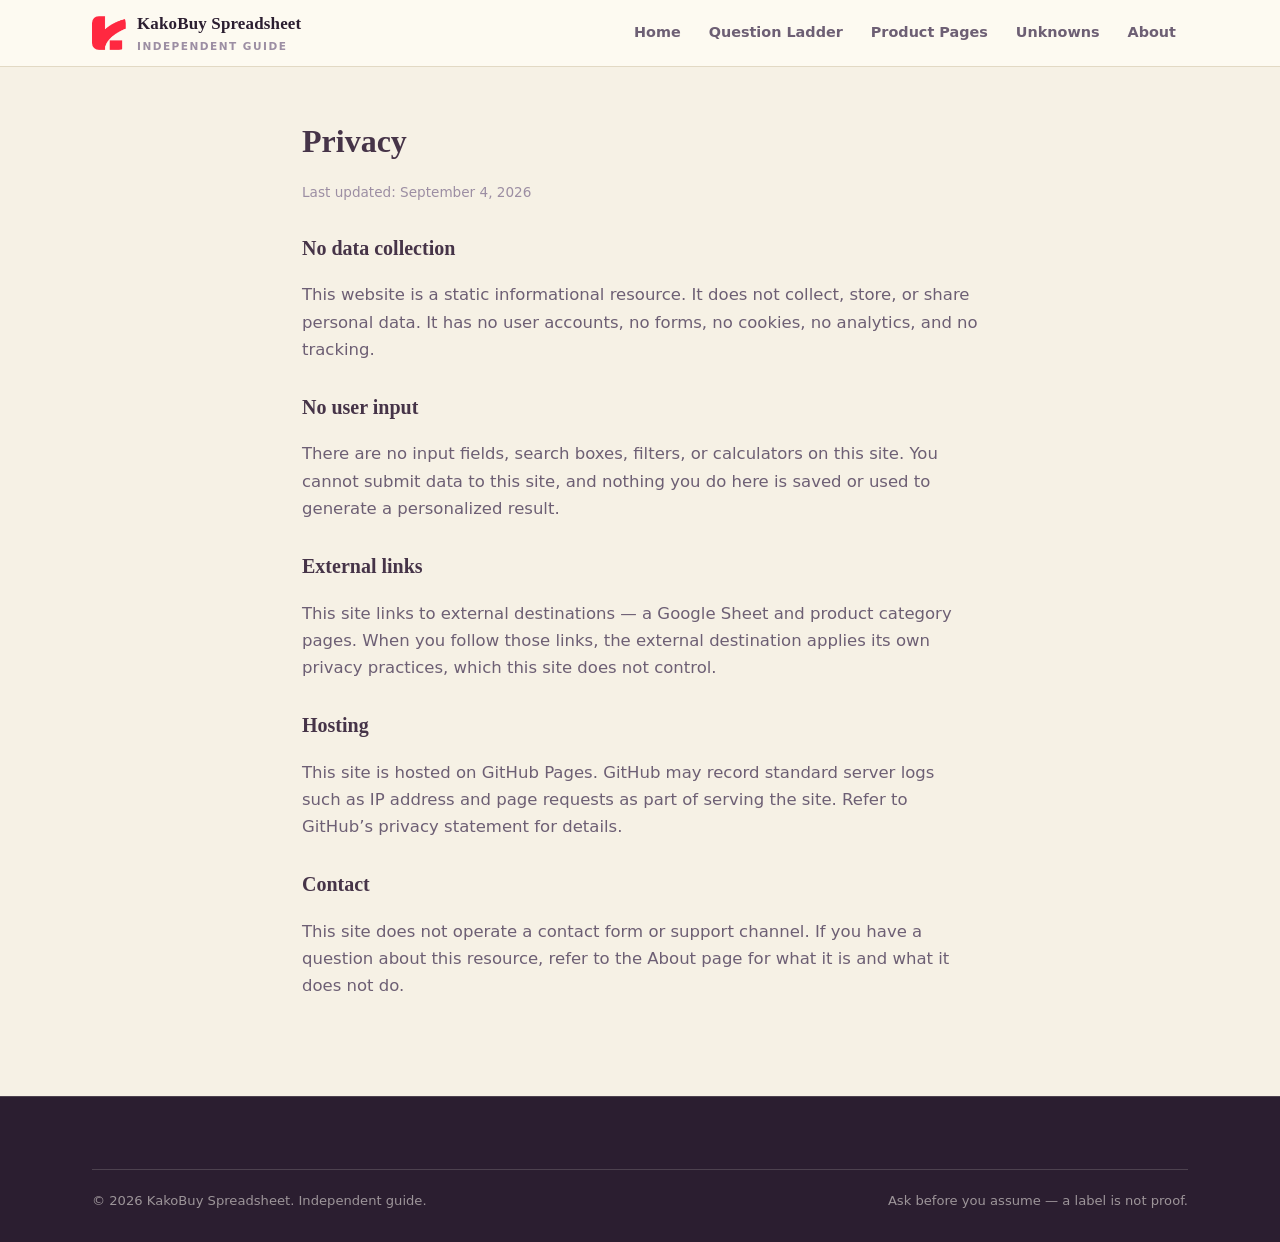
<file: privacy/index.html>
<!DOCTYPE html>
<html lang="en">
<head>
  <meta charset="UTF-8">
  <meta name="viewport" content="width=device-width, initial-scale=1.0">
  <title>Privacy | KakoBuy Spreadsheet</title>
  <meta name="description" content="Privacy policy for the KakoBuy Spreadsheet resource — a static informational site that does not collect, store, or share personal data.">
  <link rel="canonical" href="https://repglide.github.io/kakobuy-spreadsheet/privacy/">
  <link rel="icon" type="image/png" href="../assets/images/favicon.png">
  <link rel="stylesheet" href="../assets/css/styles.css">
</head>
<body>
  <a href="#main-content" class="skip-link">Skip to main content</a>

  <header class="site-header">
    <div class="container header-inner">
      <a href="../index.html" class="brand" aria-label="KakoBuy Spreadsheet Home">
        <img src="../assets/images/logo.png" alt="KakoBuy logo" width="34" height="34">
        <span class="brand-name">KakoBuy Spreadsheet<small>Independent Guide</small></span>
      </a>
      <button class="mobile-nav-toggle" aria-expanded="false" aria-label="Toggle navigation menu">
        <svg viewBox="0 0 24 24" fill="none" stroke="currentColor" stroke-width="2" width="22" height="22"><line x1="3" y1="6" x2="21" y2="6"></line><line x1="3" y1="12" x2="21" y2="12"></line><line x1="3" y1="18" x2="21" y2="18"></line></svg>
      </button>
      <nav class="main-nav" aria-label="Primary Navigation">
        <ul>
          <li><a href="../index.html">Home</a></li>
          <li><a href="../question-ladder-guide/">Question Ladder</a></li>
          <li><a href="../product-page-questions/">Product Pages</a></li>
          <li><a href="../unknowns-checklist/">Unknowns</a></li>
          <li><a href="../about/">About</a></li>
        </ul>
      </nav>
    </div>
  </header>

  <main id="main-content">
    <div class="article-paper">
      <div class="legal-body">
        <h1>Privacy</h1>
        <p class="legal-date">Last updated: September 4, 2026</p>

        <h2>No data collection</h2>
        <p>This website is a static informational resource. It does not collect, store, or share personal data. It has no user accounts, no forms, no cookies, no analytics, and no tracking.</p>

        <h2>No user input</h2>
        <p>There are no input fields, search boxes, filters, or calculators on this site. You cannot submit data to this site, and nothing you do here is saved or used to generate a personalized result.</p>

        <h2>External links</h2>
        <p>This site links to external destinations — a Google Sheet and product category pages. When you follow those links, the external destination applies its own privacy practices, which this site does not control.</p>

        <h2>Hosting</h2>
        <p>This site is hosted on GitHub Pages. GitHub may record standard server logs such as IP address and page requests as part of serving the site. Refer to GitHub&rsquo;s privacy statement for details.</p>

        <h2>Contact</h2>
        <p>This site does not operate a contact form or support channel. If you have a question about this resource, refer to the About page for what it is and what it does not do.</p>
      </div>
    </div>
  </main>

  <footer class="site-footer">
    <div class="container">
      <div class="footer-bottom">
        <span>&copy; <span id="year">2026</span> KakoBuy Spreadsheet. Independent guide.</span>
        <span>Ask before you assume — a label is not proof.</span>
      </div>
    </div>
  </footer>

  <script src="../assets/js/main.js"></script>
</body>
</html>
</file>
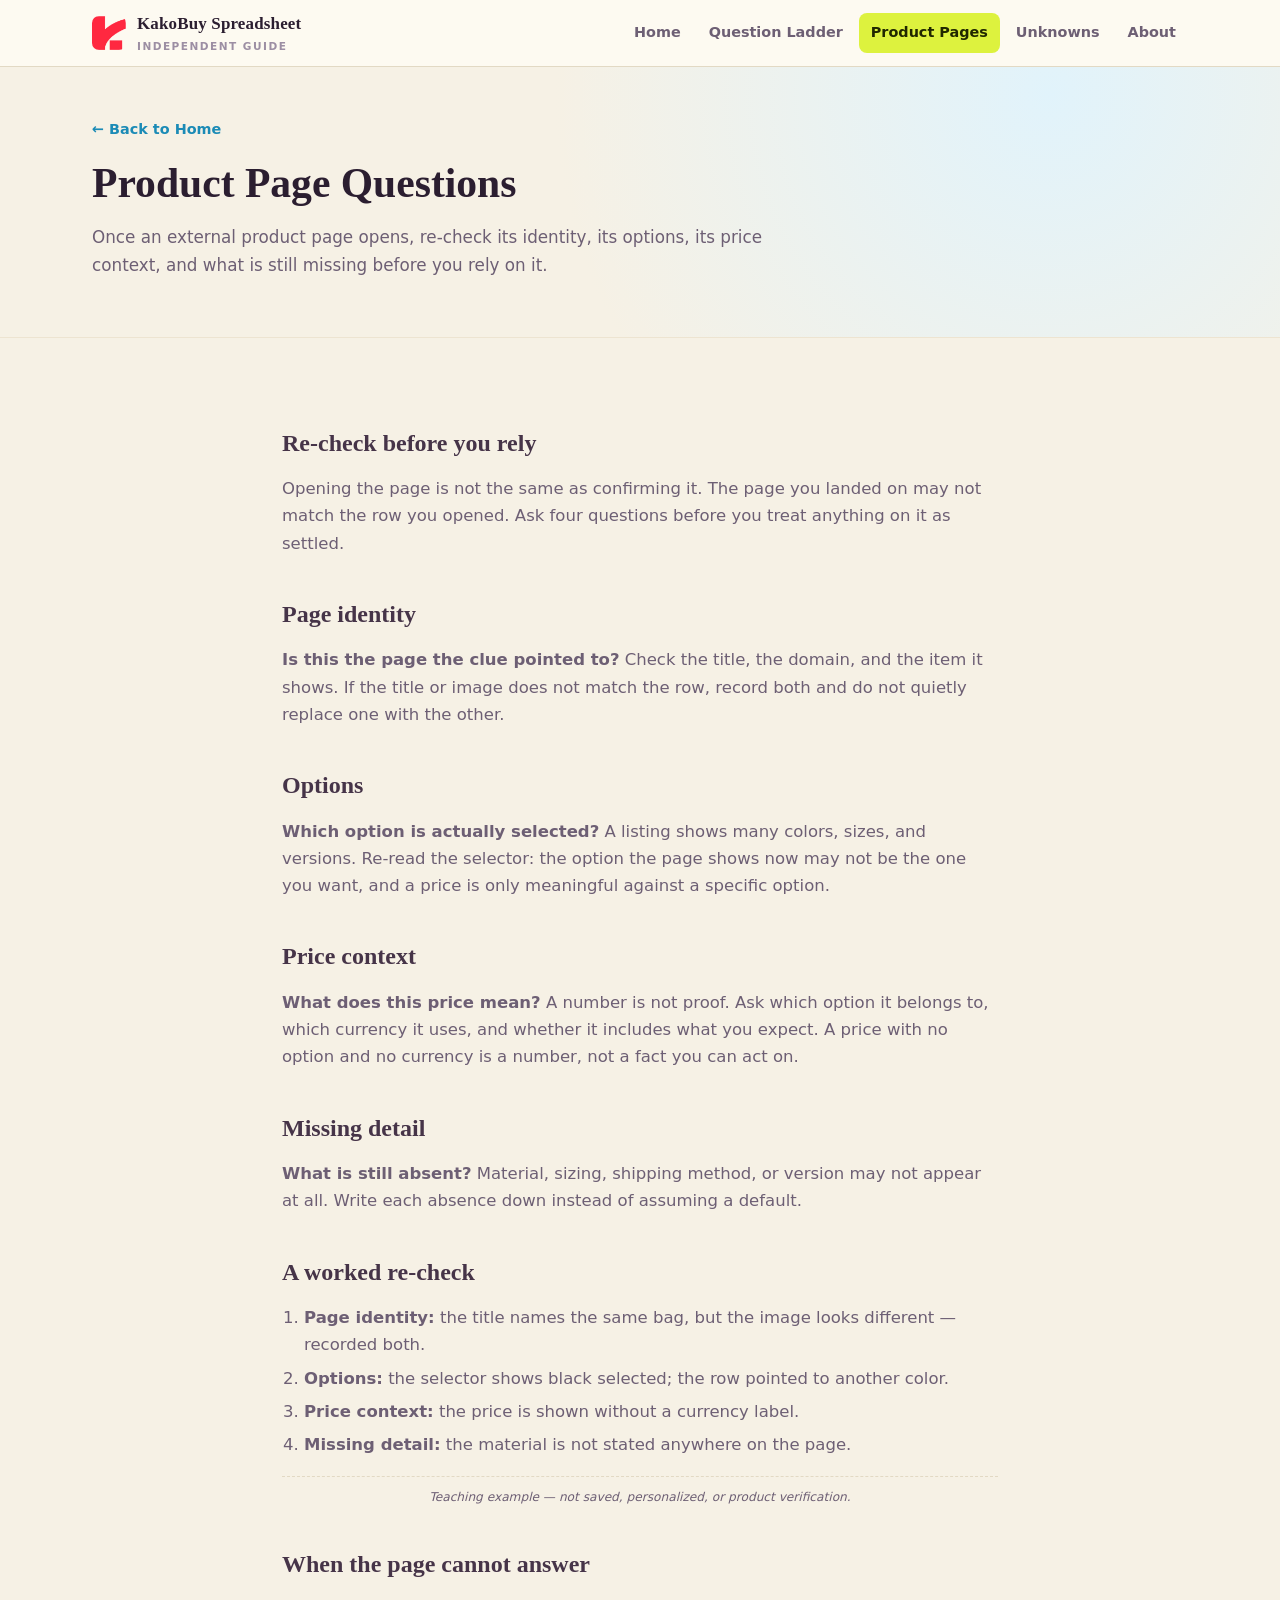
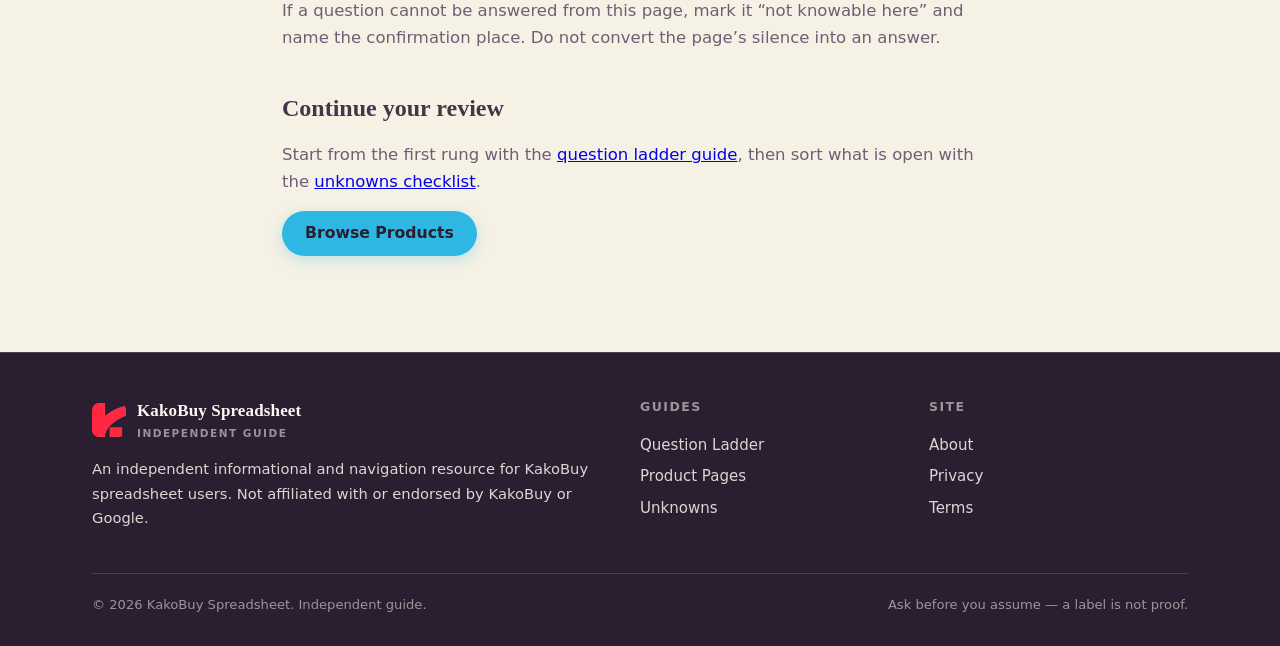
<file: product-page-questions/index.html>
<!DOCTYPE html>
<html lang="en">
<head>
  <meta charset="UTF-8">
  <meta name="viewport" content="width=device-width, initial-scale=1.0">
  <title>Product Page Questions | KakoBuy Spreadsheet</title>
  <meta name="description" content="After you open an external product page, re-check page identity, options, price context, and the details still missing before relying on it.">
  <link rel="canonical" href="https://repglide.github.io/kakobuy-spreadsheet/product-page-questions/">
  <link rel="icon" type="image/png" href="../assets/images/favicon.png">
  <link rel="stylesheet" href="../assets/css/styles.css">

  <meta property="og:type" content="article">
  <meta property="og:url" content="https://repglide.github.io/kakobuy-spreadsheet/product-page-questions/">
  <meta property="og:title" content="Product Page Questions | KakoBuy Spreadsheet">
  <meta property="og:description" content="After you open an external product page, re-check page identity, options, price context, and the details still missing before relying on it.">
  <meta name="twitter:card" content="summary">

  <script type="application/ld+json">
  {
    "@context": "https://schema.org",
    "@graph": [
      { "@type": "WebSite", "@id": "https://repglide.github.io/kakobuy-spreadsheet/#website", "url": "https://repglide.github.io/kakobuy-spreadsheet/", "name": "KakoBuy Spreadsheet & Research Questions" },
      { "@type": "BreadcrumbList", "itemListElement": [
        { "@type": "ListItem", "position": 1, "name": "Home", "item": "https://repglide.github.io/kakobuy-spreadsheet/" },
        { "@type": "ListItem", "position": 2, "name": "Product Page Questions", "item": "https://repglide.github.io/kakobuy-spreadsheet/product-page-questions/" }
      ]},
      { "@type": "Article", "@id": "https://repglide.github.io/kakobuy-spreadsheet/product-page-questions/#article", "headline": "Product Page Questions", "description": "After you open an external product page, re-check page identity, options, price context, and the details still missing before relying on it.", "isPartOf": { "@id": "https://repglide.github.io/kakobuy-spreadsheet/#website" } }
    ]
  }
  </script>
</head>
<body>
  <a href="#main-content" class="skip-link">Skip to main content</a>

  <header class="site-header">
    <div class="container header-inner">
      <a href="../index.html" class="brand" aria-label="KakoBuy Spreadsheet Home">
        <img src="../assets/images/logo.png" alt="KakoBuy logo" width="34" height="34">
        <span class="brand-name">KakoBuy Spreadsheet<small>Independent Guide</small></span>
      </a>
      <button class="mobile-nav-toggle" aria-expanded="false" aria-label="Toggle navigation menu">
        <svg viewBox="0 0 24 24" fill="none" stroke="currentColor" stroke-width="2" width="22" height="22"><line x1="3" y1="6" x2="21" y2="6"></line><line x1="3" y1="12" x2="21" y2="12"></line><line x1="3" y1="18" x2="21" y2="18"></line></svg>
      </button>
      <nav class="main-nav" aria-label="Primary Navigation">
        <ul>
          <li><a href="../index.html">Home</a></li>
          <li><a href="../question-ladder-guide/">Question Ladder</a></li>
          <li><a href="../product-page-questions/" class="active">Product Pages</a></li>
          <li><a href="../unknowns-checklist/">Unknowns</a></li>
          <li><a href="../about/">About</a></li>
        </ul>
      </nav>
    </div>
  </header>

  <main id="main-content">
    <section class="page-hero">
      <div class="container">
        <a class="back-link" href="../index.html">← Back to Home</a>
        <h1>Product Page Questions</h1>
        <p>Once an external product page opens, re-check its identity, its options, its price context, and what is still missing before you rely on it.</p>
      </div>
    </section>

    <div class="article-paper">
      <div class="article-body">
        <h2>Re-check before you rely</h2>
        <p>Opening the page is not the same as confirming it. The page you landed on may not match the row you opened. Ask four questions before you treat anything on it as settled.</p>

        <h2>Page identity</h2>
        <p><strong>Is this the page the clue pointed to?</strong> Check the title, the domain, and the item it shows. If the title or image does not match the row, record both and do not quietly replace one with the other.</p>

        <h2>Options</h2>
        <p><strong>Which option is actually selected?</strong> A listing shows many colors, sizes, and versions. Re-read the selector: the option the page shows now may not be the one you want, and a price is only meaningful against a specific option.</p>

        <h2>Price context</h2>
        <p><strong>What does this price mean?</strong> A number is not proof. Ask which option it belongs to, which currency it uses, and whether it includes what you expect. A price with no option and no currency is a number, not a fact you can act on.</p>

        <h2>Missing detail</h2>
        <p><strong>What is still absent?</strong> Material, sizing, shipping method, or version may not appear at all. Write each absence down instead of assuming a default.</p>

        <h2>A worked re-check</h2>
        <ol>
          <li><strong>Page identity:</strong> the title names the same bag, but the image looks different — recorded both.</li>
          <li><strong>Options:</strong> the selector shows black selected; the row pointed to another color.</li>
          <li><strong>Price context:</strong> the price is shown without a currency label.</li>
          <li><strong>Missing detail:</strong> the material is not stated anywhere on the page.</li>
        </ol>
        <p class="example-flag">Teaching example — not saved, personalized, or product verification.</p>

        <h2>When the page cannot answer</h2>
        <p>If a question cannot be answered from this page, mark it &ldquo;not knowable here&rdquo; and name the confirmation place. Do not convert the page&rsquo;s silence into an answer.</p>

        <h2>Continue your review</h2>
        <p>Start from the first rung with the <a href="../question-ladder-guide/">question ladder guide</a>, then sort what is open with the <a href="../unknowns-checklist/">unknowns checklist</a>.</p>
        <p><a href="https://repglide.com/?agent=kakobuy" class="btn btn-primary" target="_blank" rel="nofollow noopener">Browse Products</a></p>
      </div>
    </div>
  </main>

  <footer class="site-footer">
    <div class="container">
      <div class="footer-grid">
        <div class="footer-brand">
          <a href="../index.html" class="brand" aria-label="KakoBuy Spreadsheet Home">
            <img src="../assets/images/logo.png" alt="KakoBuy logo" width="30" height="30">
            <span class="brand-name">KakoBuy Spreadsheet<small>Independent Guide</small></span>
          </a>
          <p>An independent informational and navigation resource for KakoBuy spreadsheet users. Not affiliated with or endorsed by KakoBuy or Google.</p>
        </div>
        <div class="footer-col">
          <h4>Guides</h4>
          <ul>
            <li><a href="../question-ladder-guide/">Question Ladder</a></li>
            <li><a href="../product-page-questions/">Product Pages</a></li>
            <li><a href="../unknowns-checklist/">Unknowns</a></li>
          </ul>
        </div>
        <div class="footer-col">
          <h4>Site</h4>
          <ul>
            <li><a href="../about/">About</a></li>
            <li><a href="../privacy/">Privacy</a></li>
            <li><a href="../terms/">Terms</a></li>
          </ul>
        </div>
      </div>
      <div class="footer-bottom">
        <span>&copy; <span id="year">2026</span> KakoBuy Spreadsheet. Independent guide.</span>
        <span>Ask before you assume — a label is not proof.</span>
      </div>
    </div>
  </footer>

  <script src="../assets/js/main.js"></script>
</body>
</html>
</file>
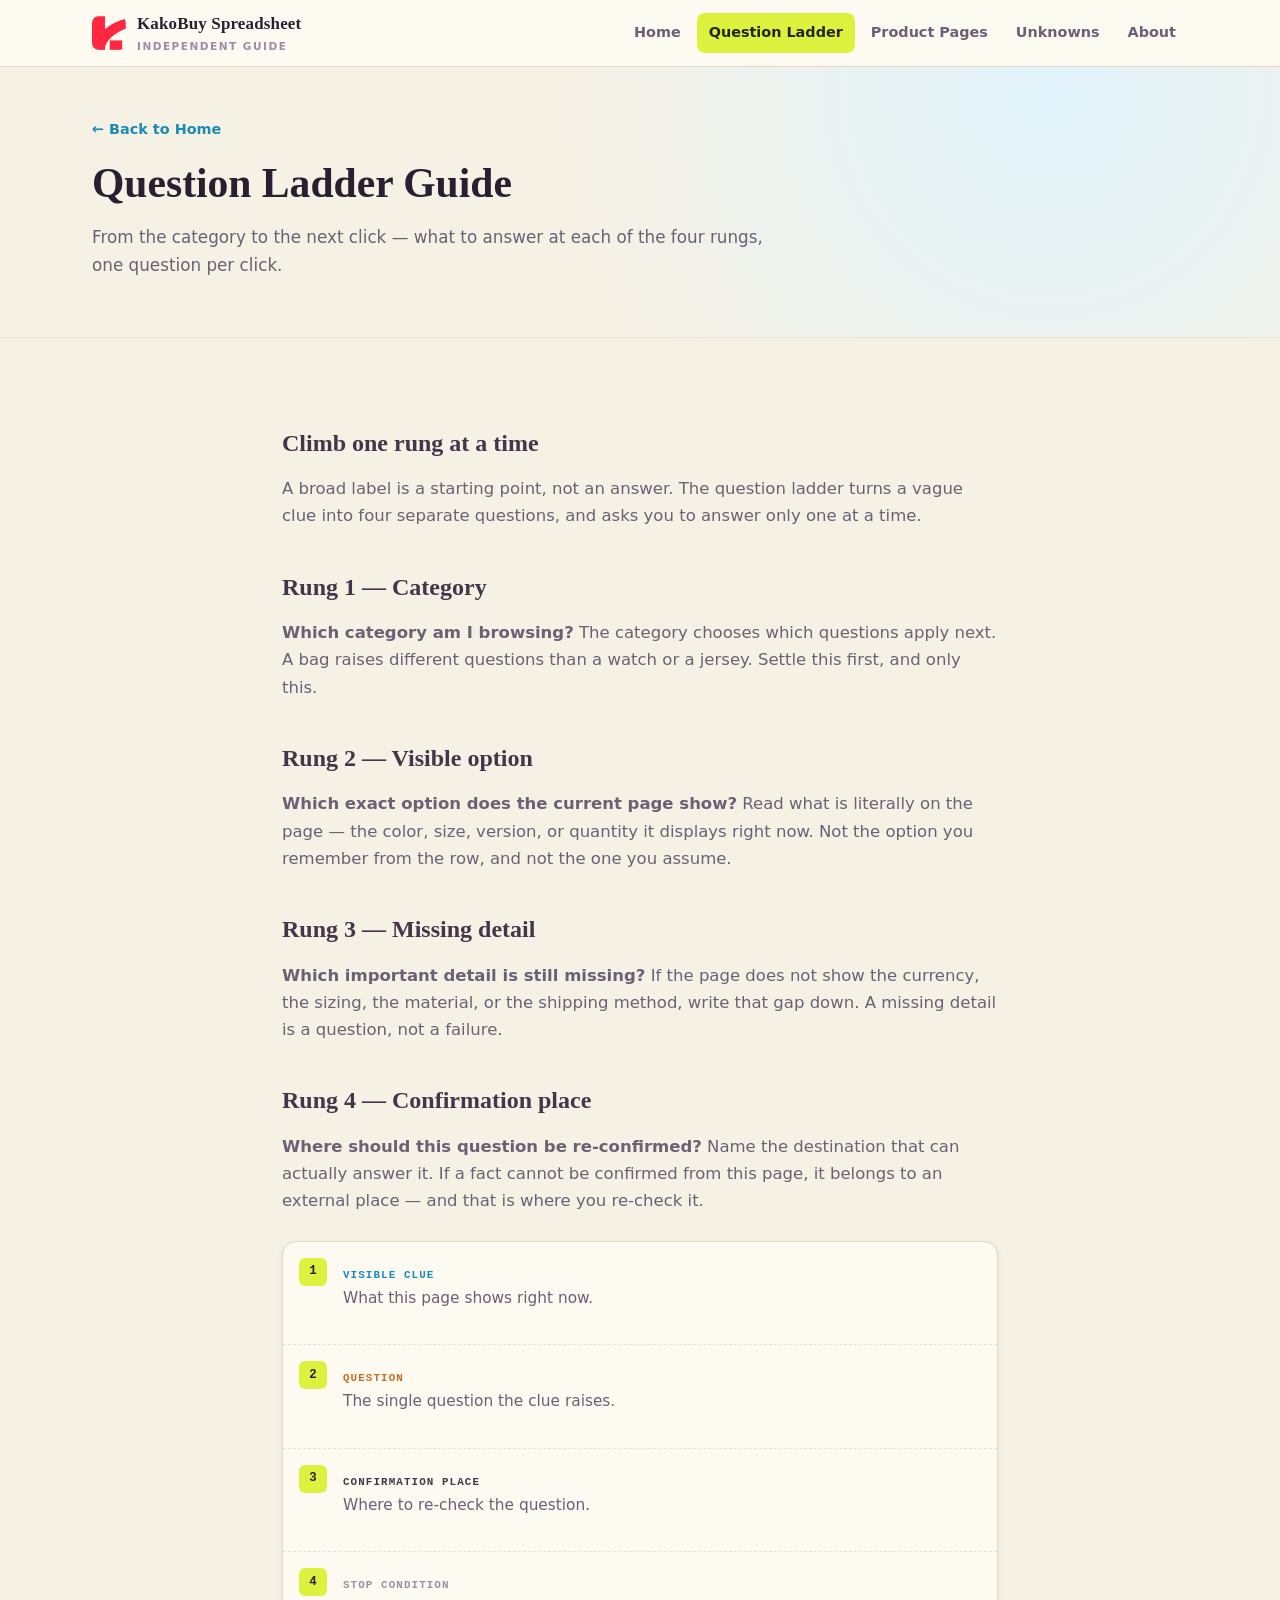
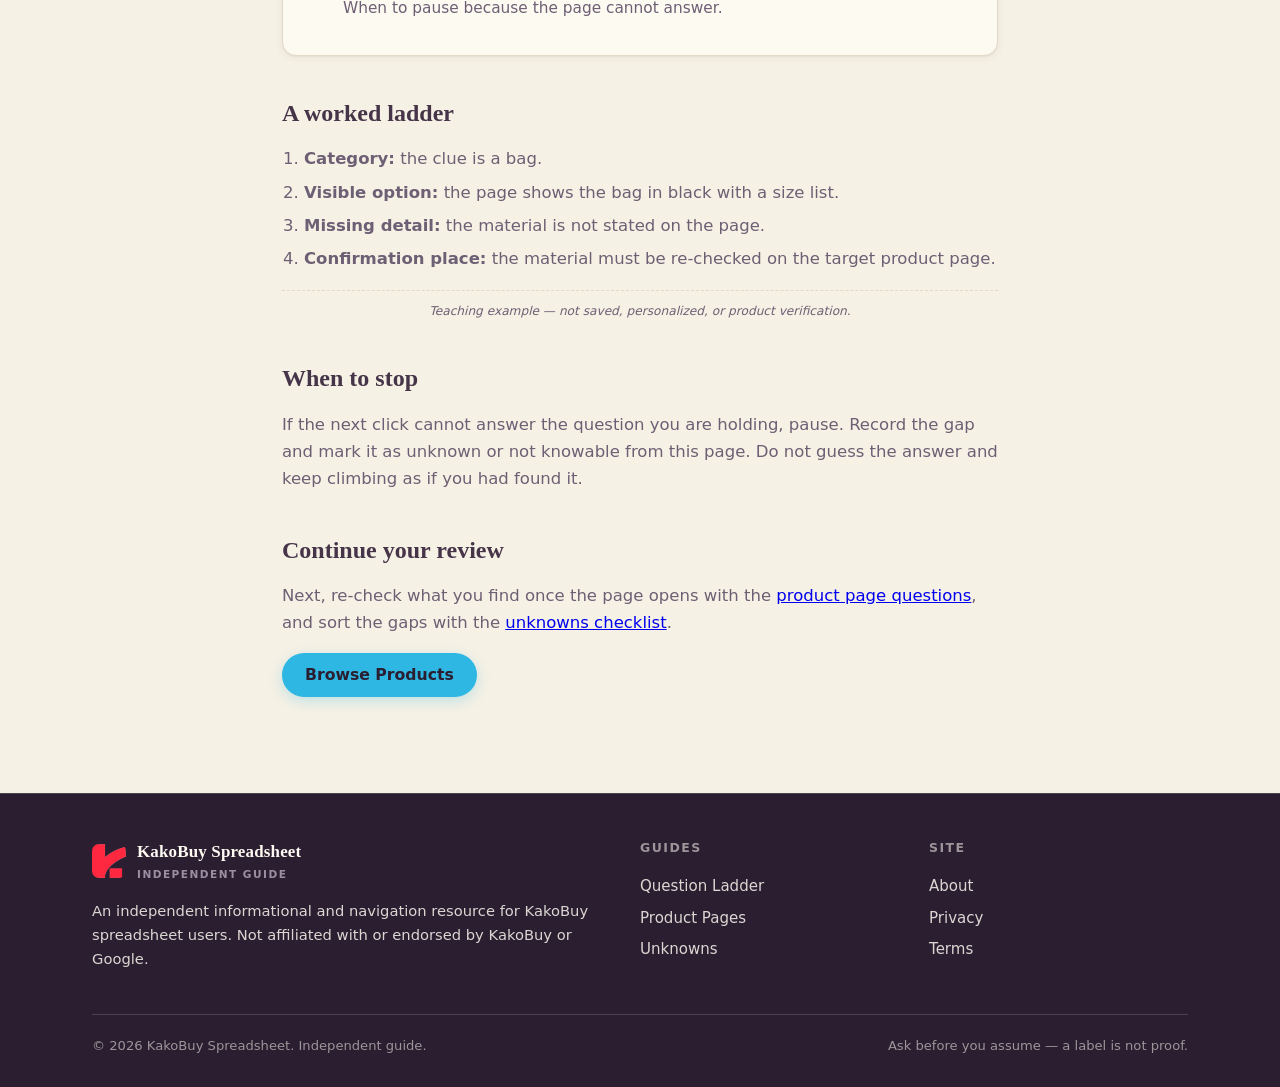
<file: question-ladder-guide/index.html>
<!DOCTYPE html>
<html lang="en">
<head>
  <meta charset="UTF-8">
  <meta name="viewport" content="width=device-width, initial-scale=1.0">
  <title>Question Ladder Guide | KakoBuy Spreadsheet</title>
  <meta name="description" content="Climb the four-rung KakoBuy question ladder — category, visible option, missing detail, and confirmation place — answering one question per click.">
  <link rel="canonical" href="https://repglide.github.io/kakobuy-spreadsheet/question-ladder-guide/">
  <link rel="icon" type="image/png" href="../assets/images/favicon.png">
  <link rel="stylesheet" href="../assets/css/styles.css">

  <meta property="og:type" content="article">
  <meta property="og:url" content="https://repglide.github.io/kakobuy-spreadsheet/question-ladder-guide/">
  <meta property="og:title" content="Question Ladder Guide | KakoBuy Spreadsheet">
  <meta property="og:description" content="Climb the four-rung KakoBuy question ladder — category, visible option, missing detail, and confirmation place — answering one question per click.">
  <meta name="twitter:card" content="summary">

  <script type="application/ld+json">
  {
    "@context": "https://schema.org",
    "@graph": [
      { "@type": "WebSite", "@id": "https://repglide.github.io/kakobuy-spreadsheet/#website", "url": "https://repglide.github.io/kakobuy-spreadsheet/", "name": "KakoBuy Spreadsheet & Research Questions" },
      { "@type": "BreadcrumbList", "itemListElement": [
        { "@type": "ListItem", "position": 1, "name": "Home", "item": "https://repglide.github.io/kakobuy-spreadsheet/" },
        { "@type": "ListItem", "position": 2, "name": "Question Ladder Guide", "item": "https://repglide.github.io/kakobuy-spreadsheet/question-ladder-guide/" }
      ]},
      { "@type": "Article", "@id": "https://repglide.github.io/kakobuy-spreadsheet/question-ladder-guide/#article", "headline": "Question Ladder Guide", "description": "Climb the four-rung KakoBuy question ladder — category, visible option, missing detail, and confirmation place — answering one question per click.", "isPartOf": { "@id": "https://repglide.github.io/kakobuy-spreadsheet/#website" } }
    ]
  }
  </script>
</head>
<body>
  <a href="#main-content" class="skip-link">Skip to main content</a>

  <header class="site-header">
    <div class="container header-inner">
      <a href="../index.html" class="brand" aria-label="KakoBuy Spreadsheet Home">
        <img src="../assets/images/logo.png" alt="KakoBuy logo" width="34" height="34">
        <span class="brand-name">KakoBuy Spreadsheet<small>Independent Guide</small></span>
      </a>
      <button class="mobile-nav-toggle" aria-expanded="false" aria-label="Toggle navigation menu">
        <svg viewBox="0 0 24 24" fill="none" stroke="currentColor" stroke-width="2" width="22" height="22"><line x1="3" y1="6" x2="21" y2="6"></line><line x1="3" y1="12" x2="21" y2="12"></line><line x1="3" y1="18" x2="21" y2="18"></line></svg>
      </button>
      <nav class="main-nav" aria-label="Primary Navigation">
        <ul>
          <li><a href="../index.html">Home</a></li>
          <li><a href="../question-ladder-guide/" class="active">Question Ladder</a></li>
          <li><a href="../product-page-questions/">Product Pages</a></li>
          <li><a href="../unknowns-checklist/">Unknowns</a></li>
          <li><a href="../about/">About</a></li>
        </ul>
      </nav>
    </div>
  </header>

  <main id="main-content">
    <section class="page-hero">
      <div class="container">
        <a class="back-link" href="../index.html">← Back to Home</a>
        <h1>Question Ladder Guide</h1>
        <p>From the category to the next click — what to answer at each of the four rungs, one question per click.</p>
      </div>
    </section>

    <div class="article-paper">
      <div class="article-body">
        <h2>Climb one rung at a time</h2>
        <p>A broad label is a starting point, not an answer. The question ladder turns a vague clue into four separate questions, and asks you to answer only one at a time.</p>

        <h2>Rung 1 — Category</h2>
        <p><strong>Which category am I browsing?</strong> The category chooses which questions apply next. A bag raises different questions than a watch or a jersey. Settle this first, and only this.</p>

        <h2>Rung 2 — Visible option</h2>
        <p><strong>Which exact option does the current page show?</strong> Read what is literally on the page — the color, size, version, or quantity it displays right now. Not the option you remember from the row, and not the one you assume.</p>

        <h2>Rung 3 — Missing detail</h2>
        <p><strong>Which important detail is still missing?</strong> If the page does not show the currency, the sizing, the material, or the shipping method, write that gap down. A missing detail is a question, not a failure.</p>

        <h2>Rung 4 — Confirmation place</h2>
        <p><strong>Where should this question be re-confirmed?</strong> Name the destination that can actually answer it. If a fact cannot be confirmed from this page, it belongs to an external place — and that is where you re-check it.</p>

        <div class="q-card" style="margin:26px auto;">
          <div class="qc-part qc-visible"><span class="qc-step">1</span><span class="qc-label">Visible clue</span><p>What this page shows right now.</p></div>
          <div class="qc-part qc-question"><span class="qc-step">2</span><span class="qc-label">Question</span><p>The single question the clue raises.</p></div>
          <div class="qc-part qc-confirm"><span class="qc-step">3</span><span class="qc-label">Confirmation place</span><p>Where to re-check the question.</p></div>
          <div class="qc-part qc-stop"><span class="qc-step">4</span><span class="qc-label">Stop condition</span><p>When to pause because the page cannot answer.</p></div>
        </div>

        <h2>A worked ladder</h2>
        <ol>
          <li><strong>Category:</strong> the clue is a bag.</li>
          <li><strong>Visible option:</strong> the page shows the bag in black with a size list.</li>
          <li><strong>Missing detail:</strong> the material is not stated on the page.</li>
          <li><strong>Confirmation place:</strong> the material must be re-checked on the target product page.</li>
        </ol>
        <p class="example-flag">Teaching example — not saved, personalized, or product verification.</p>

        <h2>When to stop</h2>
        <p>If the next click cannot answer the question you are holding, pause. Record the gap and mark it as unknown or not knowable from this page. Do not guess the answer and keep climbing as if you had found it.</p>

        <h2>Continue your review</h2>
        <p>Next, re-check what you find once the page opens with the <a href="../product-page-questions/">product page questions</a>, and sort the gaps with the <a href="../unknowns-checklist/">unknowns checklist</a>.</p>
        <p><a href="https://repglide.com/?agent=kakobuy" class="btn btn-primary" target="_blank" rel="nofollow noopener">Browse Products</a></p>
      </div>
    </div>
  </main>

  <footer class="site-footer">
    <div class="container">
      <div class="footer-grid">
        <div class="footer-brand">
          <a href="../index.html" class="brand" aria-label="KakoBuy Spreadsheet Home">
            <img src="../assets/images/logo.png" alt="KakoBuy logo" width="30" height="30">
            <span class="brand-name">KakoBuy Spreadsheet<small>Independent Guide</small></span>
          </a>
          <p>An independent informational and navigation resource for KakoBuy spreadsheet users. Not affiliated with or endorsed by KakoBuy or Google.</p>
        </div>
        <div class="footer-col">
          <h4>Guides</h4>
          <ul>
            <li><a href="../question-ladder-guide/">Question Ladder</a></li>
            <li><a href="../product-page-questions/">Product Pages</a></li>
            <li><a href="../unknowns-checklist/">Unknowns</a></li>
          </ul>
        </div>
        <div class="footer-col">
          <h4>Site</h4>
          <ul>
            <li><a href="../about/">About</a></li>
            <li><a href="../privacy/">Privacy</a></li>
            <li><a href="../terms/">Terms</a></li>
          </ul>
        </div>
      </div>
      <div class="footer-bottom">
        <span>&copy; <span id="year">2026</span> KakoBuy Spreadsheet. Independent guide.</span>
        <span>Ask before you assume — a label is not proof.</span>
      </div>
    </div>
  </footer>

  <script src="../assets/js/main.js"></script>
</body>
</html>
</file>
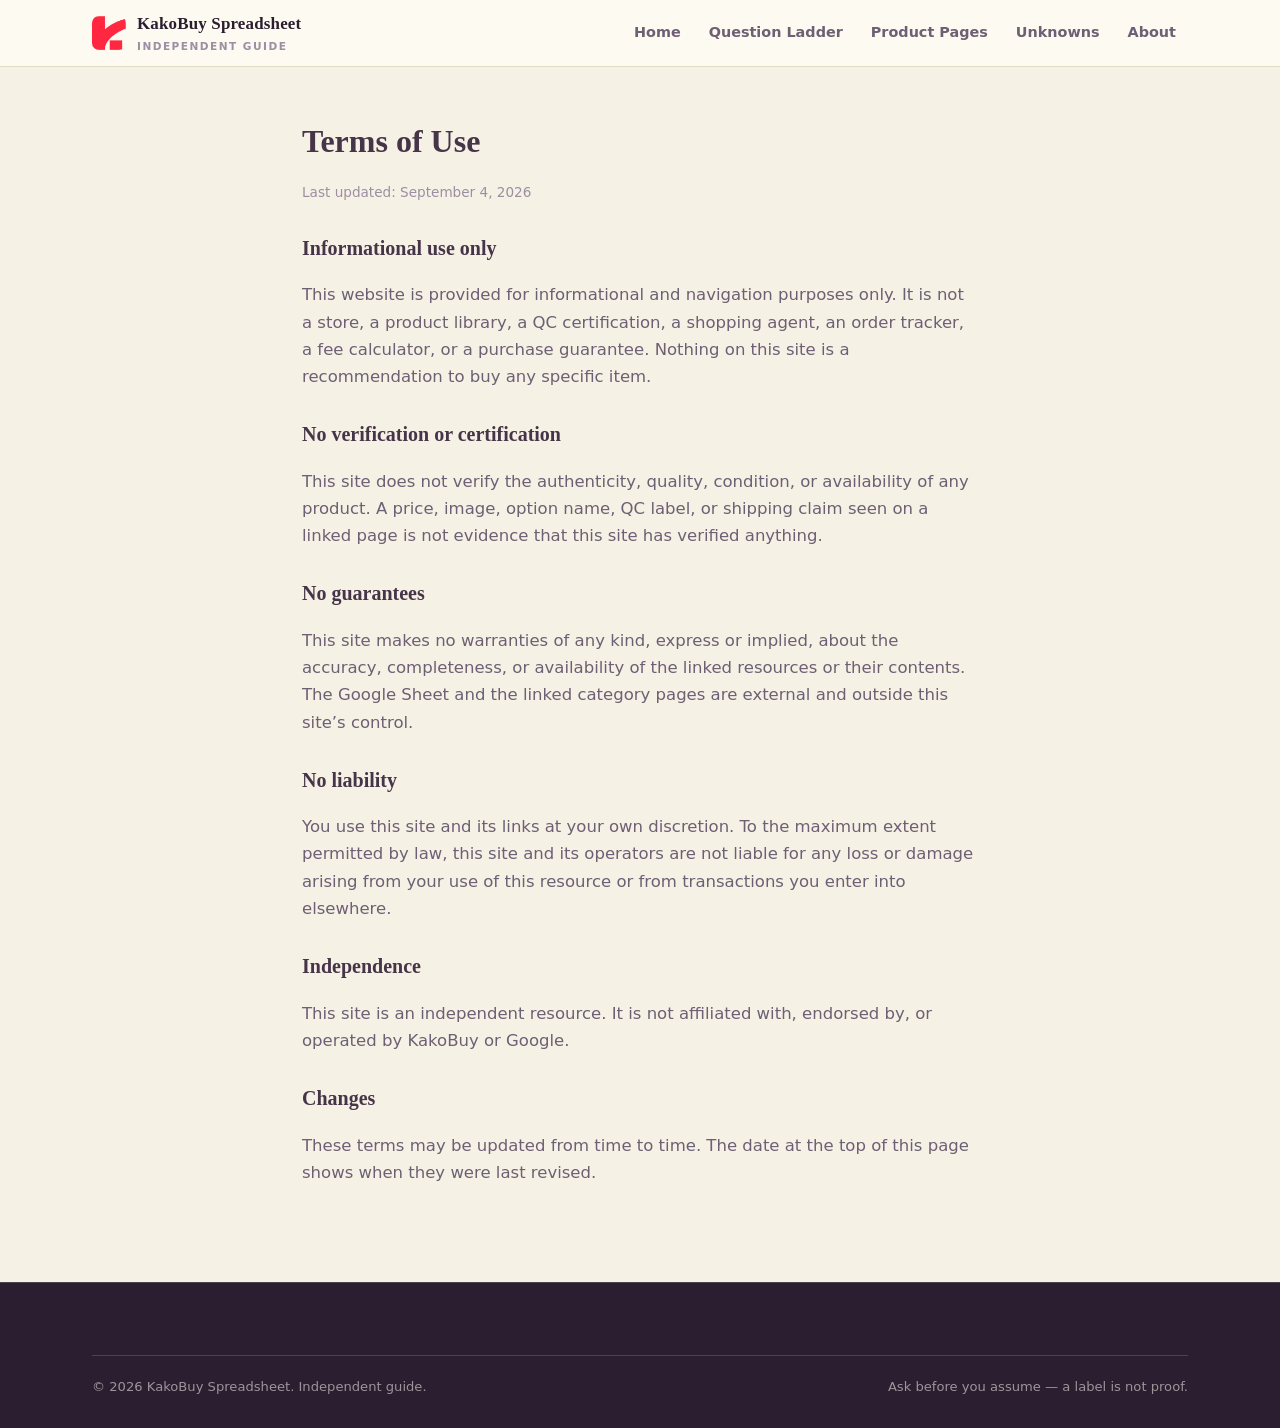
<file: terms/index.html>
<!DOCTYPE html>
<html lang="en">
<head>
  <meta charset="UTF-8">
  <meta name="viewport" content="width=device-width, initial-scale=1.0">
  <title>Terms | KakoBuy Spreadsheet</title>
  <meta name="description" content="Terms of use for the KakoBuy Spreadsheet resource — an informational guide provided as-is, without verification, certification, or purchase guarantees.">
  <link rel="canonical" href="https://repglide.github.io/kakobuy-spreadsheet/terms/">
  <link rel="icon" type="image/png" href="../assets/images/favicon.png">
  <link rel="stylesheet" href="../assets/css/styles.css">
</head>
<body>
  <a href="#main-content" class="skip-link">Skip to main content</a>

  <header class="site-header">
    <div class="container header-inner">
      <a href="../index.html" class="brand" aria-label="KakoBuy Spreadsheet Home">
        <img src="../assets/images/logo.png" alt="KakoBuy logo" width="34" height="34">
        <span class="brand-name">KakoBuy Spreadsheet<small>Independent Guide</small></span>
      </a>
      <button class="mobile-nav-toggle" aria-expanded="false" aria-label="Toggle navigation menu">
        <svg viewBox="0 0 24 24" fill="none" stroke="currentColor" stroke-width="2" width="22" height="22"><line x1="3" y1="6" x2="21" y2="6"></line><line x1="3" y1="12" x2="21" y2="12"></line><line x1="3" y1="18" x2="21" y2="18"></line></svg>
      </button>
      <nav class="main-nav" aria-label="Primary Navigation">
        <ul>
          <li><a href="../index.html">Home</a></li>
          <li><a href="../question-ladder-guide/">Question Ladder</a></li>
          <li><a href="../product-page-questions/">Product Pages</a></li>
          <li><a href="../unknowns-checklist/">Unknowns</a></li>
          <li><a href="../about/">About</a></li>
        </ul>
      </nav>
    </div>
  </header>

  <main id="main-content">
    <div class="article-paper">
      <div class="legal-body">
        <h1>Terms of Use</h1>
        <p class="legal-date">Last updated: September 4, 2026</p>

        <h2>Informational use only</h2>
        <p>This website is provided for informational and navigation purposes only. It is not a store, a product library, a QC certification, a shopping agent, an order tracker, a fee calculator, or a purchase guarantee. Nothing on this site is a recommendation to buy any specific item.</p>

        <h2>No verification or certification</h2>
        <p>This site does not verify the authenticity, quality, condition, or availability of any product. A price, image, option name, QC label, or shipping claim seen on a linked page is not evidence that this site has verified anything.</p>

        <h2>No guarantees</h2>
        <p>This site makes no warranties of any kind, express or implied, about the accuracy, completeness, or availability of the linked resources or their contents. The Google Sheet and the linked category pages are external and outside this site&rsquo;s control.</p>

        <h2>No liability</h2>
        <p>You use this site and its links at your own discretion. To the maximum extent permitted by law, this site and its operators are not liable for any loss or damage arising from your use of this resource or from transactions you enter into elsewhere.</p>

        <h2>Independence</h2>
        <p>This site is an independent resource. It is not affiliated with, endorsed by, or operated by KakoBuy or Google.</p>

        <h2>Changes</h2>
        <p>These terms may be updated from time to time. The date at the top of this page shows when they were last revised.</p>
      </div>
    </div>
  </main>

  <footer class="site-footer">
    <div class="container">
      <div class="footer-bottom">
        <span>&copy; <span id="year">2026</span> KakoBuy Spreadsheet. Independent guide.</span>
        <span>Ask before you assume — a label is not proof.</span>
      </div>
    </div>
  </footer>

  <script src="../assets/js/main.js"></script>
</body>
</html>
</file>
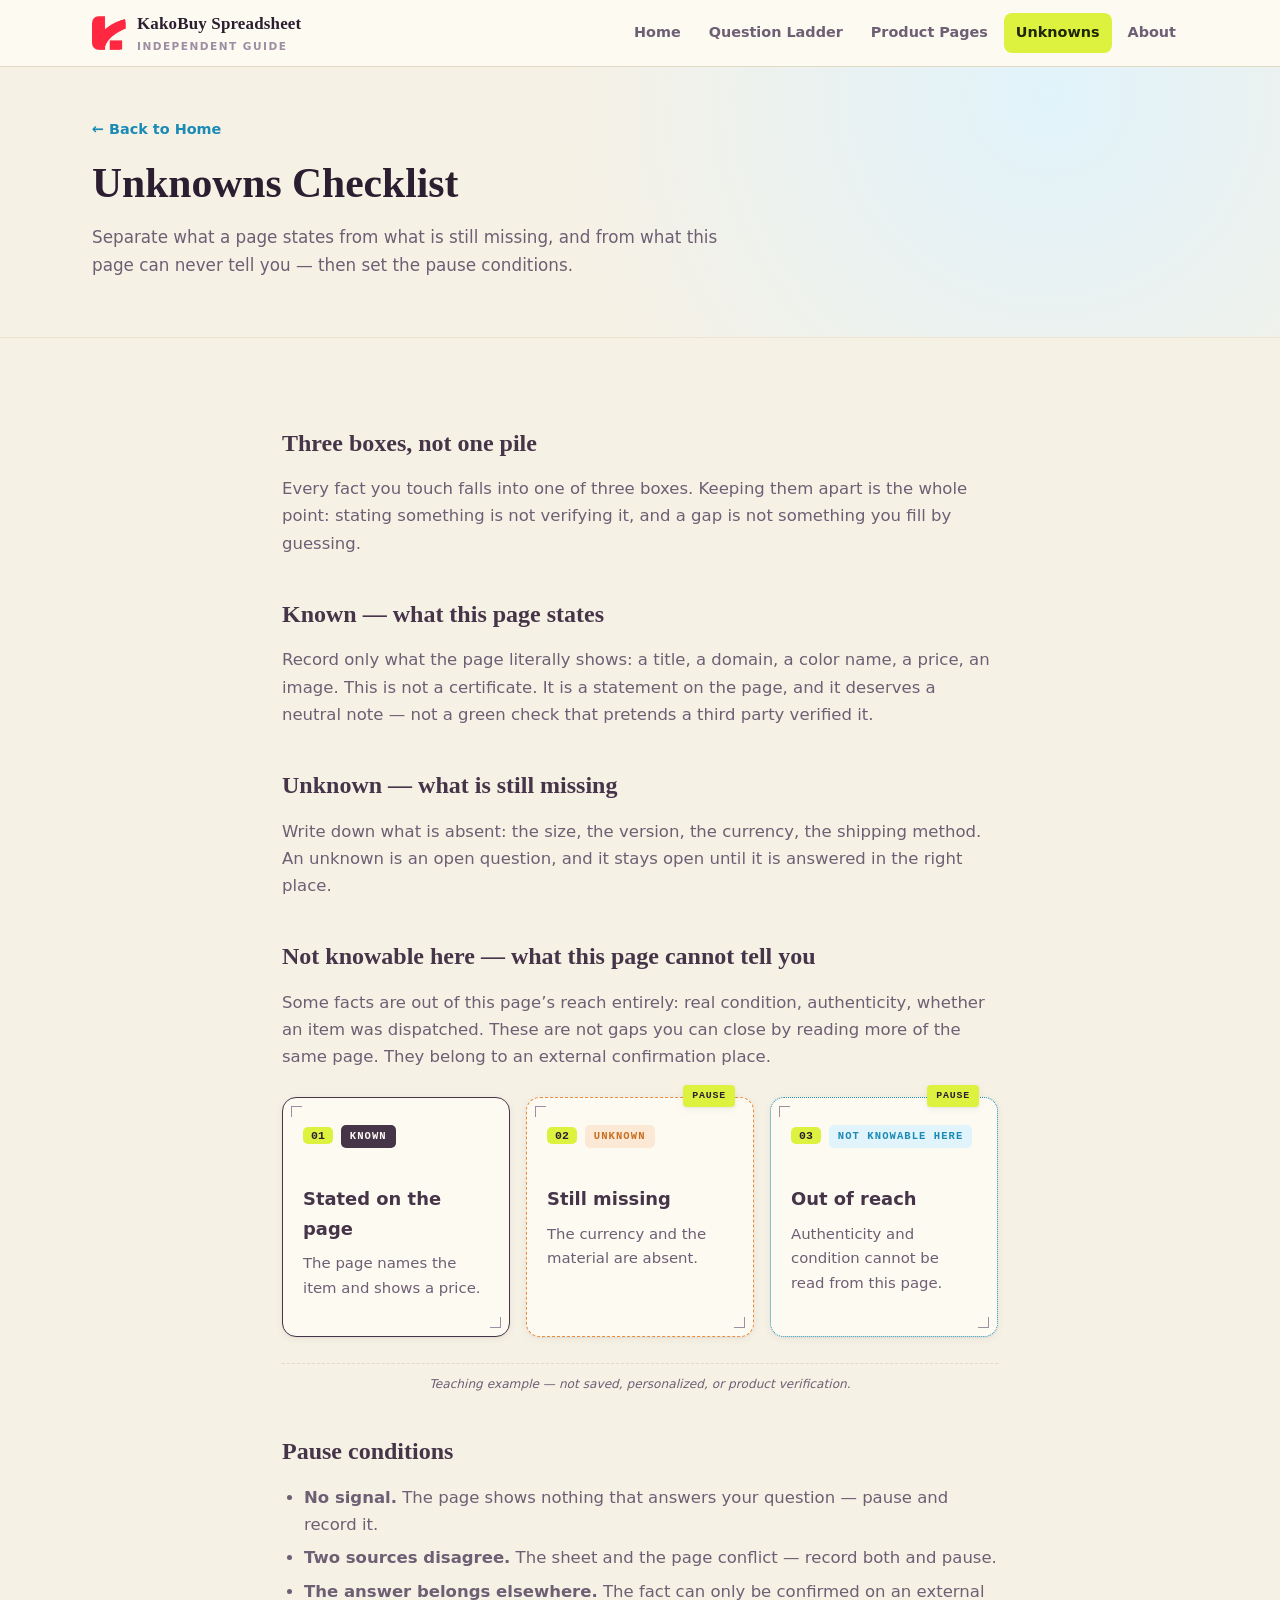
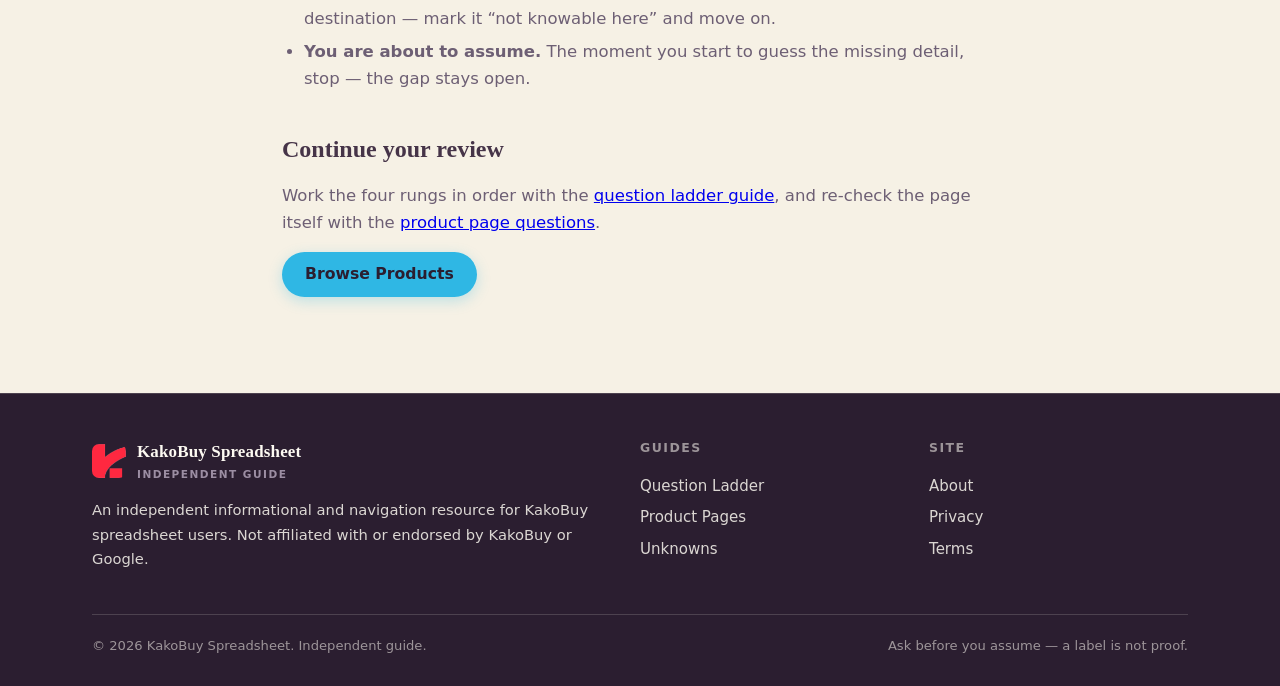
<file: unknowns-checklist/index.html>
<!DOCTYPE html>
<html lang="en">
<head>
  <meta charset="UTF-8">
  <meta name="viewport" content="width=device-width, initial-scale=1.0">
  <title>Unknowns Checklist | KakoBuy Spreadsheet</title>
  <meta name="description" content="Separate Known, Unknown, and Not knowable from this page, and define the pause conditions when a page lacks enough information.">
  <link rel="canonical" href="https://repglide.github.io/kakobuy-spreadsheet/unknowns-checklist/">
  <link rel="icon" type="image/png" href="../assets/images/favicon.png">
  <link rel="stylesheet" href="../assets/css/styles.css">

  <meta property="og:type" content="article">
  <meta property="og:url" content="https://repglide.github.io/kakobuy-spreadsheet/unknowns-checklist/">
  <meta property="og:title" content="Unknowns Checklist | KakoBuy Spreadsheet">
  <meta property="og:description" content="Separate Known, Unknown, and Not knowable from this page, and define the pause conditions when a page lacks enough information.">
  <meta name="twitter:card" content="summary">

  <script type="application/ld+json">
  {
    "@context": "https://schema.org",
    "@graph": [
      { "@type": "WebSite", "@id": "https://repglide.github.io/kakobuy-spreadsheet/#website", "url": "https://repglide.github.io/kakobuy-spreadsheet/", "name": "KakoBuy Spreadsheet & Research Questions" },
      { "@type": "BreadcrumbList", "itemListElement": [
        { "@type": "ListItem", "position": 1, "name": "Home", "item": "https://repglide.github.io/kakobuy-spreadsheet/" },
        { "@type": "ListItem", "position": 2, "name": "Unknowns Checklist", "item": "https://repglide.github.io/kakobuy-spreadsheet/unknowns-checklist/" }
      ]},
      { "@type": "Article", "@id": "https://repglide.github.io/kakobuy-spreadsheet/unknowns-checklist/#article", "headline": "Unknowns Checklist", "description": "Separate Known, Unknown, and Not knowable from this page, and define the pause conditions when a page lacks enough information.", "isPartOf": { "@id": "https://repglide.github.io/kakobuy-spreadsheet/#website" } }
    ]
  }
  </script>
</head>
<body>
  <a href="#main-content" class="skip-link">Skip to main content</a>

  <header class="site-header">
    <div class="container header-inner">
      <a href="../index.html" class="brand" aria-label="KakoBuy Spreadsheet Home">
        <img src="../assets/images/logo.png" alt="KakoBuy logo" width="34" height="34">
        <span class="brand-name">KakoBuy Spreadsheet<small>Independent Guide</small></span>
      </a>
      <button class="mobile-nav-toggle" aria-expanded="false" aria-label="Toggle navigation menu">
        <svg viewBox="0 0 24 24" fill="none" stroke="currentColor" stroke-width="2" width="22" height="22"><line x1="3" y1="6" x2="21" y2="6"></line><line x1="3" y1="12" x2="21" y2="12"></line><line x1="3" y1="18" x2="21" y2="18"></line></svg>
      </button>
      <nav class="main-nav" aria-label="Primary Navigation">
        <ul>
          <li><a href="../index.html">Home</a></li>
          <li><a href="../question-ladder-guide/">Question Ladder</a></li>
          <li><a href="../product-page-questions/">Product Pages</a></li>
          <li><a href="../unknowns-checklist/" class="active">Unknowns</a></li>
          <li><a href="../about/">About</a></li>
        </ul>
      </nav>
    </div>
  </header>

  <main id="main-content">
    <section class="page-hero">
      <div class="container">
        <a class="back-link" href="../index.html">← Back to Home</a>
        <h1>Unknowns Checklist</h1>
        <p>Separate what a page states from what is still missing, and from what this page can never tell you — then set the pause conditions.</p>
      </div>
    </section>

    <div class="article-paper">
      <div class="article-body">
        <h2>Three boxes, not one pile</h2>
        <p>Every fact you touch falls into one of three boxes. Keeping them apart is the whole point: stating something is not verifying it, and a gap is not something you fill by guessing.</p>

        <h2>Known — what this page states</h2>
        <p>Record only what the page literally shows: a title, a domain, a color name, a price, an image. This is not a certificate. It is a statement on the page, and it deserves a neutral note — not a green check that pretends a third party verified it.</p>

        <h2>Unknown — what is still missing</h2>
        <p>Write down what is absent: the size, the version, the currency, the shipping method. An unknown is an open question, and it stays open until it is answered in the right place.</p>

        <h2>Not knowable here — what this page cannot tell you</h2>
        <p>Some facts are out of this page&rsquo;s reach entirely: real condition, authenticity, whether an item was dispatched. These are not gaps you can close by reading more of the same page. They belong to an external confirmation place.</p>

        <div class="knn-grid" style="margin:26px 0;">
          <div class="knn-card knn-known">
            <span class="knn-step">01</span><span class="knn-tag">Known</span>
            <h3>Stated on the page</h3>
            <p>The page names the item and shows a price.</p>
          </div>
          <div class="knn-card knn-unknown">
            <span class="pause-tab">Pause</span>
            <span class="knn-step">02</span><span class="knn-tag">Unknown</span>
            <h3>Still missing</h3>
            <p>The currency and the material are absent.</p>
          </div>
          <div class="knn-card knn-notknowable">
            <span class="pause-tab">Pause</span>
            <span class="knn-step">03</span><span class="knn-tag">Not knowable here</span>
            <h3>Out of reach</h3>
            <p>Authenticity and condition cannot be read from this page.</p>
          </div>
        </div>
        <p class="example-flag">Teaching example — not saved, personalized, or product verification.</p>

        <h2>Pause conditions</h2>
        <ul>
          <li><strong>No signal.</strong> The page shows nothing that answers your question — pause and record it.</li>
          <li><strong>Two sources disagree.</strong> The sheet and the page conflict — record both and pause.</li>
          <li><strong>The answer belongs elsewhere.</strong> The fact can only be confirmed on an external destination — mark it &ldquo;not knowable here&rdquo; and move on.</li>
          <li><strong>You are about to assume.</strong> The moment you start to guess the missing detail, stop — the gap stays open.</li>
        </ul>

        <h2>Continue your review</h2>
        <p>Work the four rungs in order with the <a href="../question-ladder-guide/">question ladder guide</a>, and re-check the page itself with the <a href="../product-page-questions/">product page questions</a>.</p>
        <p><a href="https://repglide.com/?agent=kakobuy" class="btn btn-primary" target="_blank" rel="nofollow noopener">Browse Products</a></p>
      </div>
    </div>
  </main>

  <footer class="site-footer">
    <div class="container">
      <div class="footer-grid">
        <div class="footer-brand">
          <a href="../index.html" class="brand" aria-label="KakoBuy Spreadsheet Home">
            <img src="../assets/images/logo.png" alt="KakoBuy logo" width="30" height="30">
            <span class="brand-name">KakoBuy Spreadsheet<small>Independent Guide</small></span>
          </a>
          <p>An independent informational and navigation resource for KakoBuy spreadsheet users. Not affiliated with or endorsed by KakoBuy or Google.</p>
        </div>
        <div class="footer-col">
          <h4>Guides</h4>
          <ul>
            <li><a href="../question-ladder-guide/">Question Ladder</a></li>
            <li><a href="../product-page-questions/">Product Pages</a></li>
            <li><a href="../unknowns-checklist/">Unknowns</a></li>
          </ul>
        </div>
        <div class="footer-col">
          <h4>Site</h4>
          <ul>
            <li><a href="../about/">About</a></li>
            <li><a href="../privacy/">Privacy</a></li>
            <li><a href="../terms/">Terms</a></li>
          </ul>
        </div>
      </div>
      <div class="footer-bottom">
        <span>&copy; <span id="year">2026</span> KakoBuy Spreadsheet. Independent guide.</span>
        <span>Ask before you assume — a label is not proof.</span>
      </div>
    </div>
  </footer>

  <script src="../assets/js/main.js"></script>
</body>
</html>
</file>
<file: assets/css/styles.css>
/* ==========================================================================
   KakoBuy Spreadsheet — Question Ladder / Folded Prompt Cards theme
   Soft cream · deep plum-black · bright water blue · warm orange · acid yellow
   ========================================================================== */

:root {
  /* palette */
  --cream:       #F6F1E5;
  --cream-2:     #EDE6D3;
  --paper:       #FDFAF2;
  --plum:        #2B1E30;
  --plum-2:      #463448;
  --plum-3:      #5E4C68;
  --ink:         #2B1E30;
  --ink-soft:    #6D5F74;
  --ink-faint:   #9C8EA3;
  --blue:        #2FB7E4;
  --blue-d:      #1B8BB6;
  --blue-s:      #E1F3FB;
  --orange:      #EC8B3D;
  --orange-d:    #C86E22;
  --orange-s:    #FBE8D5;
  --acid:        #DDF23E;
  --acid-d:      #A9BC14;
  --line:        #E2D9C4;
  --line-soft:   #EDE4D1;
  --on-plum:       rgba(253, 250, 242, 0.84);
  --on-plum-dim:   rgba(253, 250, 242, 0.54);
  --on-plum-line:  rgba(253, 250, 242, 0.16);

  /* typography */
  --serif: Georgia, 'Times New Roman', Times, serif;
  --sans: system-ui, -apple-system, 'Segoe UI', Roboto, Helvetica, Arial, sans-serif;
  --mono: ui-monospace, SFMono-Regular, 'SF Mono', Menlo, Consolas, monospace;

  /* geometry */
  --radius: 14px;
  --radius-sm: 8px;
  --container: 1140px;
  --shadow-sm: 0 1px 2px rgba(43, 30, 48, 0.05), 0 2px 8px rgba(43, 30, 48, 0.06);
  --shadow-md: 0 4px 14px rgba(43, 30, 48, 0.10), 0 12px 32px rgba(43, 30, 48, 0.09);
}

* { box-sizing: border-box; }
html { scroll-behavior: smooth; -webkit-text-size-adjust: 100%; }

body {
  margin: 0;
  font-family: var(--sans);
  font-size: 16.5px;
  line-height: 1.65;
  color: var(--ink);
  background: var(--cream);
  -webkit-font-smoothing: antialiased;
  text-rendering: optimizeLegibility;
}

/* ---------- accessibility ---------- */
.skip-link { position: absolute; left: -9999px; top: 0; background: var(--acid); color: #202700; padding: 10px 16px; z-index: 200; border-radius: 0 0 var(--radius-sm) 0; font-weight: 700; }
.skip-link:focus { left: 0; }
:focus-visible { outline: 3px solid var(--acid); outline-offset: 2px; border-radius: 3px; }
.visually-hidden { position: absolute !important; width: 1px; height: 1px; margin: -1px; padding: 0; border: 0; overflow: hidden; clip: rect(0 0 0 0); white-space: nowrap; }

/* ---------- layout ---------- */
.container { max-width: var(--container); margin: 0 auto; padding: 0 22px; }

/* ---------- header ---------- */
.site-header { position: sticky; top: 0; z-index: 100; background: rgba(253, 250, 242, 0.94); backdrop-filter: saturate(140%) blur(8px); border-bottom: 1px solid var(--line); }
.header-inner { display: flex; align-items: center; gap: 20px; height: 66px; }
.brand { display: flex; align-items: center; gap: 11px; text-decoration: none; color: var(--plum); }
.brand img { width: 34px; height: 34px; display: block; border-radius: 7px; }
.brand-name { font-family: var(--serif); font-weight: 700; font-size: 1.06rem; letter-spacing: 0.01em; }
.brand-name small { display: block; font-family: var(--sans); font-weight: 600; font-size: 0.66rem; color: var(--ink-faint); letter-spacing: 0.14em; text-transform: uppercase; }

.main-nav { margin-left: auto; }
.main-nav ul { display: flex; align-items: center; gap: 4px; list-style: none; margin: 0; padding: 0; }
.main-nav a { display: block; padding: 8px 12px; text-decoration: none; color: var(--ink-soft); font-weight: 600; font-size: 0.9rem; border-radius: var(--radius-sm); }
.main-nav a:hover { background: var(--cream-2); color: var(--plum); }
.main-nav a.active { color: #202700; background: var(--acid); }

.mobile-nav-toggle { display: none; margin-left: auto; width: 44px; height: 44px; border: 1px solid var(--line); background: var(--paper); border-radius: var(--radius-sm); cursor: pointer; color: var(--plum); }
.mobile-nav-toggle svg { display: block; margin: 0 auto; }

@media (max-width: 860px) {
  .main-nav { display: none; }
  .mobile-nav-toggle { display: block; }
  .main-nav.open { display: block; position: absolute; left: 0; right: 0; top: 66px; background: var(--paper); border-bottom: 1px solid var(--line); box-shadow: var(--shadow-md); }
  .main-nav.open ul { flex-direction: column; align-items: stretch; gap: 2px; padding: 8px; }
  .main-nav.open a { padding: 12px 14px; }
}

/* ---------- buttons ---------- */
.btn { display: inline-flex; align-items: center; justify-content: center; gap: 8px; padding: 12px 22px; border-radius: 999px; text-decoration: none; font-weight: 700; font-size: 0.98rem; line-height: 1.2; border: 1.5px solid transparent; transition: transform 0.12s ease, box-shadow 0.12s ease, background 0.12s ease, border-color 0.12s ease; }
.btn:active { transform: translateY(1px); }
.btn-primary { background: var(--blue); color: var(--plum); box-shadow: 0 4px 14px rgba(47, 183, 228, 0.28); }
.btn-primary:hover { background: #52C6EC; box-shadow: 0 6px 18px rgba(47, 183, 228, 0.36); }
.btn-secondary { background: var(--paper); color: var(--plum); border-color: var(--line); box-shadow: var(--shadow-sm); }
.btn-secondary:hover { border-color: var(--blue); background: #fff; }
.btn-ghost-on-plum { background: transparent; color: var(--paper); border-color: var(--on-plum-line); }
.btn-ghost-on-plum:hover { border-color: var(--on-plum); }
.btn-sm { padding: 9px 16px; font-size: 0.88rem; }

/* ---------- hero (light) ---------- */
.hero-section { padding: 52px 0 44px; position: relative; overflow: hidden; background: radial-gradient(circle at 84% 6%, var(--blue-s) 0, transparent 44%), radial-gradient(circle at 6% 94%, var(--orange-s) 0, transparent 40%); }
.hero-grid { display: grid; grid-template-columns: 1.05fr 0.95fr; gap: 44px; align-items: center; }
.hero-badge { display: inline-block; padding: 5px 13px; border-radius: 999px; background: var(--blue-s); color: var(--blue-d); font-weight: 700; font-size: 0.76rem; letter-spacing: 0.08em; text-transform: uppercase; }
.hero-title { font-family: var(--serif); font-size: clamp(2.05rem, 4.6vw, 3.1rem); line-height: 1.12; color: var(--plum); margin: 18px 0 16px; font-weight: 700; }
.hero-title em { font-style: italic; color: var(--blue-d); }
.hero-description { font-size: 1.08rem; color: var(--ink-soft); max-width: 34em; margin: 0 0 26px; }
.hero-actions { display: flex; flex-wrap: wrap; gap: 12px; }

/* hero question ladder of folded prompt cards */
.hero-visual { position: relative; }
.hero-ladder { display: flex; flex-direction: column; gap: 10px; }
.ladder-card {
  position: relative; display: flex; align-items: center; gap: 13px;
  background: var(--paper); border: 1px solid var(--line); border-radius: 8px;
  padding: 14px 16px 15px; box-shadow: var(--shadow-sm);
}
.ladder-card::before { content: ""; position: absolute; top: 0; left: 18px; right: 18px; border-top: 1px dashed var(--line); }
.ladder-card::after { content: ""; position: absolute; top: 0; right: 0; width: 0; height: 0; border-width: 0 16px 16px 0; border-style: solid; border-color: transparent var(--cream-2) transparent transparent; border-radius: 0 8px 0 0; }
.ladder-card.lc-1 { margin-left: 0; }
.ladder-card.lc-2 { margin-left: 24px; }
.ladder-card.lc-3 { margin-left: 48px; }
.ladder-card.lc-4 { margin-left: 72px; }
.rung-num { flex: none; width: 32px; height: 32px; border-radius: 6px; background: var(--acid); color: var(--plum); font-family: var(--mono); font-weight: 800; font-size: 0.8rem; display: grid; place-items: center; }
.rung-q { font-weight: 600; color: var(--ink-soft); font-size: 0.92rem; line-height: 1.35; }

@media (max-width: 860px) {
  .hero-grid { grid-template-columns: 1fr; gap: 28px; }
  .hero-section { padding-top: 34px; }
  .ladder-card.lc-2 { margin-left: 14px; }
  .ladder-card.lc-3 { margin-left: 28px; }
  .ladder-card.lc-4 { margin-left: 42px; }
}

/* ---------- section scaffolding ---------- */
.section { padding: 46px 0; }
.section-alt { background: var(--cream-2); }
.section-header { max-width: 680px; margin: 0 auto 34px; text-align: center; }
.eyebrow { display: inline-block; font-size: 0.76rem; font-weight: 700; letter-spacing: 0.14em; text-transform: uppercase; color: var(--blue-d); }
.section-title { font-family: var(--serif); font-size: clamp(1.6rem, 3.4vw, 2.15rem); color: var(--plum-2); margin: 10px 0 12px; line-height: 1.2; }
.section-lead { color: var(--ink-soft); font-size: 1.02rem; margin: 0; }

/* ---------- category grid (punched question tickets) ---------- */
.categories-section { padding-top: 10px; }
.cat-grid { display: grid; grid-template-columns: repeat(4, 1fr); gap: 16px; }
.cat-card {
  position: relative; display: flex; flex-direction: column; gap: 8px;
  background: var(--paper); border: 1px solid var(--line); border-radius: var(--radius);
  padding: 30px 16px 14px; text-decoration: none; color: var(--ink);
  box-shadow: var(--shadow-sm); transition: transform 0.14s ease, box-shadow 0.14s ease, border-color 0.14s ease;
}
.cat-card:hover { transform: translateY(-3px); box-shadow: var(--shadow-md); border-color: var(--blue); }
.cat-card::before { content: ""; position: absolute; top: 0; right: 0; width: 0; height: 0; border-width: 0 22px 22px 0; border-style: solid; border-color: transparent var(--cream-2) transparent transparent; border-radius: 0 var(--radius) 0 0; }
.cat-card::after { content: ""; position: absolute; top: 12px; left: 50%; transform: translateX(-50%); width: 11px; height: 11px; border-radius: 50%; background: var(--cream); border: 1.5px solid var(--line); }
.cat-num { position: absolute; top: 10px; left: 12px; font-family: var(--mono); font-size: 0.7rem; font-weight: 800; background: var(--acid); color: var(--plum); padding: 2px 7px; border-radius: 5px; }
.cat-icon { width: 30px; height: 30px; color: var(--blue); margin-top: 8px; }
.cat-icon svg { width: 100%; height: 100%; }
.cat-name { font-weight: 700; color: var(--plum-2); font-size: 0.97rem; line-height: 1.32; }
.cat-card .cat-arrow { margin-top: auto; font-size: 0.8rem; font-weight: 700; color: var(--blue-d); }

@media (max-width: 900px) {
  .cat-grid { grid-template-columns: repeat(2, 1fr); gap: 12px; }
  .cat-card { padding: 28px 12px 12px; }
  .cat-name { font-size: 0.9rem; }
}

/* ---------- ladder list (One Click, One Question) ---------- */
.ladder-list { list-style: none; margin: 0 auto; padding: 0; max-width: 720px; counter-reset: rung; }
.ladder-item { display: flex; gap: 16px; align-items: flex-start; background: var(--paper); border: 1px solid var(--line); border-radius: var(--radius); padding: 18px 20px; margin: 12px 0; box-shadow: var(--shadow-sm); }
.ladder-item .step-num { flex: none; width: 34px; height: 34px; border-radius: 7px; background: var(--acid); color: var(--plum); font-family: var(--mono); font-weight: 800; font-size: 0.8rem; display: grid; place-items: center; }
.ladder-item h3 { margin: 0 0 4px; font-size: 1.02rem; color: var(--plum-2); }
.ladder-item p { margin: 0; color: var(--ink-soft); font-size: 0.94rem; }
.ladder-item .answered { color: var(--blue-d); font-weight: 700; }
.ladder-item .left-open { color: var(--orange-d); font-weight: 700; }

/* ---------- duo grid (Ask Before You Assume) ---------- */
.duo-grid { display: grid; grid-template-columns: 1fr 1fr; gap: 16px; }
.duo-col { background: var(--paper); border-radius: var(--radius); padding: 22px 24px; box-shadow: var(--shadow-sm); }
.duo-col h3 { margin: 0 0 12px; font-size: 1.05rem; display: flex; align-items: center; gap: 10px; color: var(--plum-2); }
.duo-col ul { margin: 0; padding-left: 18px; color: var(--ink-soft); font-size: 0.94rem; }
.duo-col ul li { margin: 7px 0; }
.duo-col .mark { flex: none; width: 24px; height: 24px; border-radius: 6px; display: grid; place-items: center; font-size: 0.8rem; color: var(--plum); font-family: var(--mono); }
.duo-col.is-a { border: 1.5px solid var(--blue); border-left: 6px solid var(--blue); }
.duo-col.is-b { border: 1.5px solid var(--orange); border-left: 6px solid var(--orange); }
.duo-col.is-a .mark { background: var(--blue); }
.duo-col.is-b .mark { background: var(--orange); }
@media (max-width: 720px) { .duo-grid { grid-template-columns: 1fr; } }

/* ---------- question card (unfolded paper) ---------- */
.q-card { max-width: 720px; margin: 0 auto; background: var(--paper); border: 1px solid var(--line); border-radius: var(--radius); overflow: hidden; box-shadow: var(--shadow-sm); }
.qc-part { position: relative; padding: 17px 20px 17px 60px; border-bottom: 1px dashed var(--line-soft); }
.qc-part:last-child { border-bottom: none; }
.qc-step { position: absolute; left: 16px; top: 16px; width: 28px; height: 28px; border-radius: 6px; background: var(--acid); color: var(--plum); font-family: var(--mono); font-weight: 800; font-size: 0.78rem; display: grid; place-items: center; }
.qc-label { font-family: var(--mono); font-size: 0.68rem; font-weight: 800; letter-spacing: 0.1em; text-transform: uppercase; }
.qc-part p { margin: 4px 0 0; color: var(--ink-soft); font-size: 0.96rem; }
.qc-visible .qc-label { color: var(--blue-d); }
.qc-question .qc-label { color: var(--orange-d); }
.qc-confirm .qc-label { color: var(--plum-2); }
.qc-stop .qc-label { color: var(--ink-faint); }

/* ---------- known / unknown / not knowable ---------- */
.knn-grid { display: grid; grid-template-columns: repeat(3, 1fr); gap: 16px; }
.knn-card { position: relative; background: var(--paper); border-radius: var(--radius); padding: 22px 20px 20px; box-shadow: var(--shadow-sm); }
.knn-card::before, .knn-card::after { content: ""; position: absolute; width: 10px; height: 10px; border: 1.5px solid var(--ink-faint); }
.knn-card::before { top: 8px; left: 8px; border-right: none; border-bottom: none; }
.knn-card::after { bottom: 8px; right: 8px; border-left: none; border-top: none; }
.knn-known { border: 1.5px solid var(--plum-2); }
.knn-unknown { border: 1.5px dashed var(--orange); }
.knn-notknowable { border: 1.5px dotted var(--blue-d); }
.knn-step { font-family: var(--mono); font-size: 0.72rem; font-weight: 800; background: var(--acid); color: var(--plum); padding: 2px 8px; border-radius: 5px; margin-right: 8px; }
.knn-tag { display: inline-block; font-family: var(--mono); font-size: 0.66rem; font-weight: 800; letter-spacing: 0.1em; text-transform: uppercase; padding: 3px 9px; border-radius: 5px; margin-bottom: 10px; }
.knn-known .knn-tag { background: var(--plum-2); color: var(--paper); }
.knn-unknown .knn-tag { background: var(--orange-s); color: var(--orange-d); }
.knn-notknowable .knn-tag { background: var(--blue-s); color: var(--blue-d); }
.knn-card h3 { margin: 8px 0 8px; font-size: 1.05rem; color: var(--plum-2); }
.knn-card p { margin: 0 0 12px; color: var(--ink-soft); font-size: 0.93rem; }
.knn-gap { display: block; font-size: 0.9rem; color: var(--ink-soft); margin: 0 0 4px; }
.answer-gap { display: inline-block; min-width: 96px; border-bottom: 1.5px solid var(--ink-faint); margin-left: 4px; }
.pause-tab { position: absolute; top: -13px; right: 18px; background: var(--acid); color: var(--plum); font-family: var(--mono); font-size: 0.62rem; font-weight: 800; letter-spacing: 0.08em; text-transform: uppercase; padding: 3px 9px; border-radius: 4px; box-shadow: var(--shadow-sm); }
@media (max-width: 900px) { .knn-grid { grid-template-columns: 1fr; } }

/* ---------- stop rules ---------- */
.rules-list { list-style: none; margin: 0; padding: 0; max-width: 760px; margin-inline: auto; }
.rules-list li { display: flex; gap: 14px; align-items: flex-start; padding: 15px 18px; margin: 10px 0; background: var(--paper); border: 1px solid var(--line); border-radius: var(--radius); box-shadow: var(--shadow-sm); }
.rules-list .rule-num { flex: none; width: 30px; height: 30px; border-radius: 50%; display: grid; place-items: center; color: var(--plum); font-weight: 800; font-size: 0.8rem; font-family: var(--mono); background: var(--acid); }
.rules-list p { margin: 0; color: var(--ink-soft); font-size: 0.96rem; }
.rules-list strong { color: var(--plum-2); }

/* ---------- guide entry cards ---------- */
.guide-grid { display: grid; grid-template-columns: repeat(3, 1fr); gap: 16px; }
.guide-card { display: flex; flex-direction: column; background: var(--paper); border: 1px solid var(--line); border-radius: var(--radius); padding: 24px 22px; text-decoration: none; color: var(--ink); box-shadow: var(--shadow-sm); transition: transform 0.14s ease, box-shadow 0.14s ease; }
.guide-card:hover { transform: translateY(-3px); box-shadow: var(--shadow-md); }
.guide-card .guide-num { font-family: var(--mono); font-size: 0.78rem; color: var(--blue-d); letter-spacing: 0.1em; }
.guide-card h3 { font-family: var(--serif); font-size: 1.24rem; color: var(--plum-2); margin: 8px 0 10px; }
.guide-card p { color: var(--ink-soft); font-size: 0.95rem; margin: 0 0 16px; }
.guide-card .guide-cta { margin-top: auto; font-weight: 700; color: var(--blue-d); font-size: 0.9rem; }
@media (max-width: 900px) { .guide-grid { grid-template-columns: 1fr; } }

/* ---------- example flag ---------- */
.example-flag { display: block; text-align: center; margin-top: 18px; font-size: 0.76rem; color: var(--ink-faint); font-style: italic; border-top: 1px dashed var(--line); padding-top: 10px; }

/* ---------- FAQ ---------- */
.faq-list { max-width: 760px; margin: 0 auto; }
details.faq-item { background: var(--paper); border: 1px solid var(--line); border-radius: var(--radius); margin: 10px 0; box-shadow: var(--shadow-sm); overflow: hidden; }
details.faq-item summary { cursor: pointer; list-style: none; padding: 16px 20px; font-weight: 700; color: var(--plum-2); display: flex; align-items: center; justify-content: space-between; gap: 14px; }
details.faq-item summary::-webkit-details-marker { display: none; }
details.faq-item summary::after { content: "+"; font-size: 1.5rem; font-weight: 400; color: var(--blue-d); line-height: 1; }
details.faq-item[open] summary::after { content: "–"; }
.faq-item .faq-body { padding: 0 20px 18px; color: var(--ink-soft); font-size: 0.96rem; }
.faq-item .faq-body p { margin: 0 0 10px; }

/* ---------- final CTA ---------- */
.final-cta { background: var(--plum); color: var(--paper); border-radius: 20px; padding: 46px 40px; text-align: center; position: relative; overflow: hidden; }
.final-cta::before { content: ""; position: absolute; inset: 0; opacity: 0.30; background: radial-gradient(circle at 14% 18%, var(--blue) 0, transparent 42%), radial-gradient(circle at 86% 82%, var(--orange) 0, transparent 42%); }
.final-cta h2 { font-family: var(--serif); font-size: clamp(1.5rem, 3.2vw, 2.1rem); margin: 0 0 12px; position: relative; }
.final-cta p { color: var(--on-plum); max-width: 32em; margin: 0 auto 24px; position: relative; }
.final-cta .btn-primary { position: relative; }

/* ---------- footer ---------- */
.site-footer { background: var(--plum); color: var(--on-plum); padding: 44px 0 30px; border-top: 1px solid var(--on-plum-line); }
.footer-grid { display: grid; grid-template-columns: 2fr 1fr 1fr; gap: 30px; }
.footer-brand p { color: var(--on-plum); font-size: 0.92rem; max-width: 34em; }
.footer-brand .brand { color: var(--paper); }
.footer-col h4 { font-size: 0.78rem; letter-spacing: 0.12em; text-transform: uppercase; color: var(--on-plum-dim); margin: 0 0 12px; }
.footer-col ul { list-style: none; margin: 0; padding: 0; }
.footer-col a { color: var(--on-plum); text-decoration: none; font-size: 0.94rem; line-height: 2.1; }
.footer-col a:hover { color: var(--paper); }
.footer-bottom { margin-top: 28px; padding-top: 20px; border-top: 1px solid var(--on-plum-line); font-size: 0.82rem; color: var(--on-plum-dim); display: flex; flex-wrap: wrap; gap: 8px 20px; justify-content: space-between; }
@media (max-width: 720px) { .footer-grid { grid-template-columns: 1fr; } }

/* ---------- article / guide pages ---------- */
.page-hero { background: radial-gradient(circle at 82% 10%, var(--blue-s) 0, transparent 46%), var(--cream); color: var(--plum); padding: 48px 0 40px; position: relative; overflow: hidden; border-bottom: 1px solid var(--line-soft); }
.page-hero .container { position: relative; }
.page-hero h1 { font-family: var(--serif); font-size: clamp(1.8rem, 4vw, 2.6rem); margin: 12px 0 12px; line-height: 1.15; color: var(--plum); }
.page-hero p { color: var(--ink-soft); max-width: 40em; font-size: 1.05rem; }

.article-paper { background: var(--cream); padding: 8px 0 20px; }
.article-body { max-width: 760px; margin: 0 auto; padding: 40px 22px 60px; }
.article-body h2 { font-family: var(--serif); font-size: 1.5rem; color: var(--plum-2); margin: 38px 0 12px; }
.article-body h3 { font-size: 1.12rem; color: var(--plum-2); margin: 26px 0 8px; }
.article-body p { color: var(--ink-soft); margin: 0 0 16px; }
.article-body ul, .article-body ol { color: var(--ink-soft); margin: 0 0 18px; padding-left: 22px; }
.article-body li { margin: 6px 0; }
.article-body blockquote { margin: 22px 0; padding: 16px 20px; background: var(--paper); border-left: 4px solid var(--blue); border-radius: 0 var(--radius-sm) var(--radius-sm) 0; color: var(--ink-soft); font-family: var(--serif); font-size: 1.06rem; }

.back-link { display: inline-flex; align-items: center; gap: 6px; color: var(--blue-d); font-weight: 700; text-decoration: none; font-size: 0.9rem; margin-bottom: 6px; }
.back-link:hover { text-decoration: underline; }

/* legal pages */
.legal-body { max-width: 720px; margin: 0 auto; padding: 40px 22px 60px; }
.legal-body h1 { font-family: var(--serif); color: var(--plum-2); font-size: 2rem; margin: 0 0 6px; }
.legal-body .legal-date { color: var(--ink-faint); font-size: 0.85rem; margin-bottom: 24px; }
.legal-body h2 { font-family: var(--serif); font-size: 1.25rem; color: var(--plum-2); margin: 28px 0 8px; }
.legal-body p, .legal-body li { color: var(--ink-soft); }
.legal-body ul { padding-left: 22px; }

/* 404 */
.notfound { text-align: center; padding: 70px 22px 80px; }
.notfound .big { font-family: var(--serif); font-size: clamp(4rem, 14vw, 7rem); color: var(--plum-2); margin: 0; line-height: 1; }
.notfound h1 { font-family: var(--serif); color: var(--plum-2); margin: 8px 0 12px; }
.notfound p { color: var(--ink-soft); max-width: 30em; margin: 0 auto 24px; }
</file>
